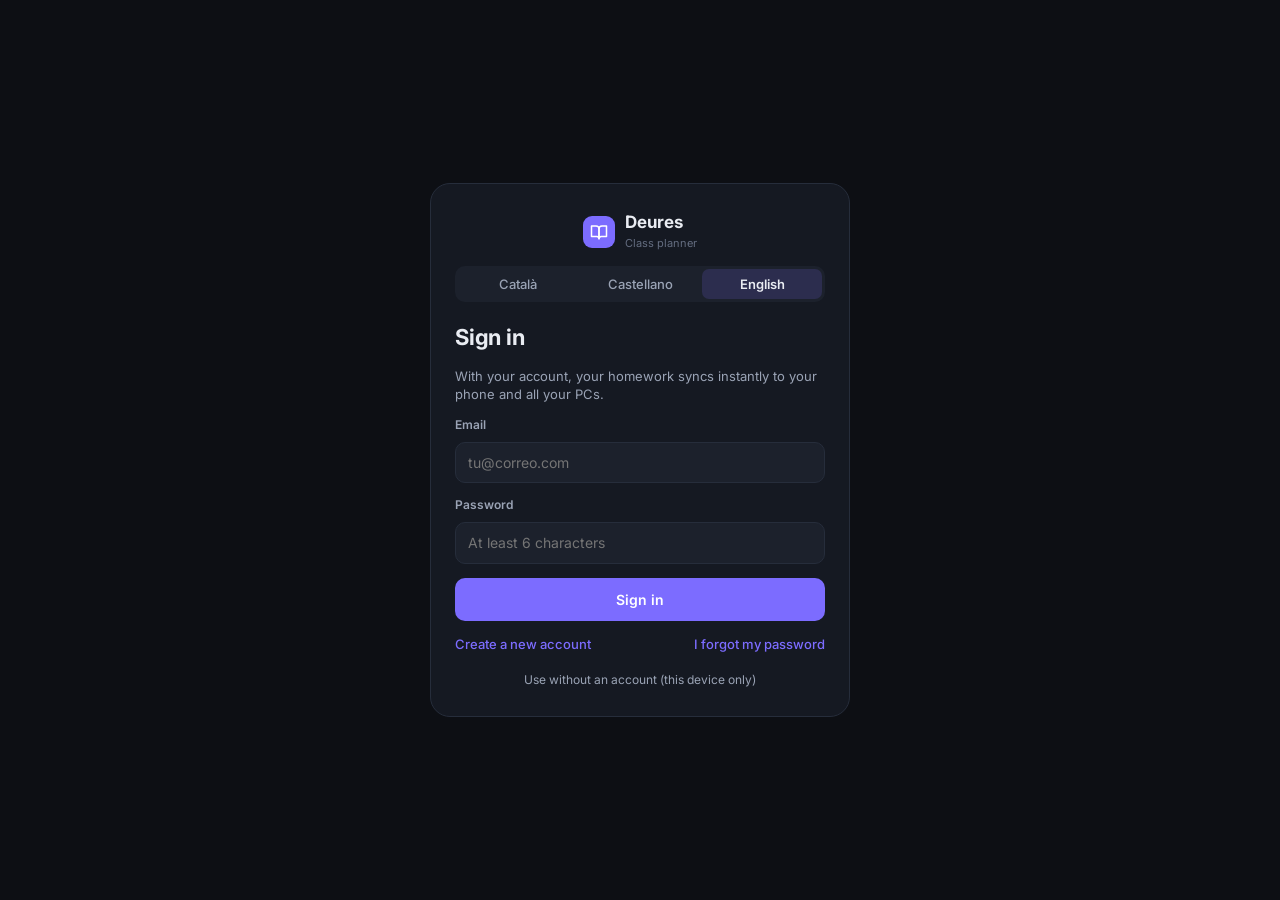
<file: index.html>
<!DOCTYPE html>
<html lang="es">
<head>
<meta charset="utf-8">
<meta name="viewport" content="width=device-width,initial-scale=1,viewport-fit=cover">
<meta name="theme-color" content="#0D0F14">
<meta name="color-scheme" content="dark">
<meta name="mobile-web-app-capable" content="yes">
<meta name="apple-mobile-web-app-capable" content="yes">
<meta name="apple-mobile-web-app-status-bar-style" content="black-translucent">
<meta name="apple-mobile-web-app-title" content="Deures">
<meta name="description" content="Deberes, exámenes, horario y calendario personal.">
<title>Deures · Agenda de clase</title>
<link rel="manifest" href="manifest.webmanifest">
<link rel="icon" type="image/png" sizes="32x32" href="icons/favicon-32.png">
<link rel="apple-touch-icon" href="icons/apple-touch-180.png">
<link rel="preconnect" href="https://fonts.googleapis.com">
<link rel="preconnect" href="https://fonts.gstatic.com" crossorigin>
<link href="https://fonts.googleapis.com/css2?family=Inter:wght@400;500;600;700&display=swap" rel="stylesheet">
<style>
:root{
  --bg-app:#0D0F14; --bg-surface:#151922; --bg-elevated:#1C212C; --bg-hover:#242A37;
  --border:#262D3B; --border-strong:#343C4D;
  --text:#E9ECF2; --text-2:#9AA3B5; --text-3:#646D80; --on-accent:#fff;
  --accent:#7C6CFF; --accent-soft:rgba(124,108,255,.16);
  --personal:#2EC4B6; --personal-soft:rgba(46,196,182,.16);
  --success:#3DD68C; --success-soft:rgba(61,214,140,.16);
  --warning:#FFB547; --warning-soft:rgba(255,181,71,.16);
  --danger:#FF5C6C; --danger-soft:rgba(255,92,108,.16);
  --radius:12px; --radius-lg:16px;
  --sidebar:248px;
  --safe-b: env(safe-area-inset-bottom, 0px);
  --safe-t: env(safe-area-inset-top, 0px);
}
*{box-sizing:border-box;margin:0;padding:0}
html,body{height:100%}
body{background:var(--bg-app);color:var(--text);font:14px/1.4 'Inter',system-ui,-apple-system,Segoe UI,Roboto,sans-serif;-webkit-font-smoothing:antialiased;overflow:hidden}
button,input,textarea,select{font:inherit;color:inherit}
button{background:none;border:0;cursor:pointer}
input,textarea,select{background:var(--bg-elevated);border:1px solid var(--border);border-radius:10px;padding:10px 12px;outline:none;width:100%}
input:focus,textarea:focus,select:focus{border-color:var(--accent)}
textarea{resize:vertical;min-height:72px;line-height:1.5}
input[type=date],input[type=time]{color-scheme:dark}
select{appearance:none;-webkit-appearance:none}
svg.i{width:20px;height:20px;flex:none;stroke:currentColor;fill:none;stroke-width:2;stroke-linecap:round;stroke-linejoin:round}
svg.i.s14{width:14px;height:14px} svg.i.s16{width:16px;height:16px} svg.i.s18{width:18px;height:18px} svg.i.s24{width:24px;height:24px}
.muted{color:var(--text-3)} .sec{color:var(--text-2)}
.cap{font-size:11px;font-weight:600;letter-spacing:.06em;text-transform:uppercase;color:var(--text-3)}
.row{display:flex;align-items:center;gap:8px}
.grow{flex:1;min-width:0}
.hide{display:none!important}

/* ---------- app shell ---------- */
#app{display:flex;height:100%}
.sidebar{width:var(--sidebar);flex:none;background:var(--bg-surface);border-right:1px solid var(--border);display:flex;flex-direction:column;padding:24px 16px 20px;gap:2px;overflow-y:auto}
.logo{display:flex;align-items:center;gap:10px;padding:0 8px 20px}
.logo .mark{width:32px;height:32px;border-radius:9px;background:var(--accent);display:grid;place-items:center;color:#fff}
.logo b{font-size:17px;display:block;line-height:1.2}
.logo small{font-size:11px;color:var(--text-3)}
.nav-cap{padding:12px 12px 6px}
.nav{display:flex;align-items:center;gap:12px;padding:10px 12px;border-radius:10px;color:var(--text-2);font-weight:500;width:100%;text-align:left;text-decoration:none}
.nav:hover{background:var(--bg-hover);color:var(--text)}
.nav.on{background:var(--accent-soft);color:var(--text);font-weight:600}
.nav.on svg{color:var(--accent)}
.nav.pers.on{background:var(--personal-soft)} .nav.pers.on svg{color:var(--personal)}
.nav .badge{margin-left:auto;font-size:11px;font-weight:600;color:var(--text-2);background:var(--bg-elevated);border-radius:999px;padding:1px 7px}
.sync{display:flex;align-items:center;gap:10px;padding:10px 12px;border-radius:10px;background:var(--bg-elevated);margin-top:auto;margin-bottom:4px}
.sync b{font-size:12px;display:block} .sync small{font-size:11px;color:var(--text-3)}
.sync.ok svg{color:var(--success)} .sync.warn svg{color:var(--warning)} .sync.load svg{color:var(--text-3)}
main{flex:1;min-width:0;overflow-y:auto;padding:32px 40px;display:flex;flex-direction:column;gap:24px}
.head{display:flex;align-items:center;justify-content:space-between;gap:16px;flex-wrap:wrap}
.head h1{font-size:26px;letter-spacing:-.015em;font-weight:700}
.head p{color:var(--text-2);margin-top:4px}
.head .acts{display:flex;align-items:center;gap:12px}
.search{display:flex;align-items:center;gap:8px;width:260px;height:40px;padding:0 12px;border-radius:10px;background:var(--bg-surface);border:1px solid var(--border);color:var(--text-3)}
.search input{border:0;background:none;padding:0;height:100%;color:var(--text)}
.btn{display:inline-flex;align-items:center;justify-content:center;gap:8px;padding:10px 16px 10px 14px;border-radius:10px;background:var(--accent);color:#fff;font-weight:600;white-space:nowrap}
.btn:hover{filter:brightness(1.08)}
.btn.pers{background:var(--personal);color:#06201d}
.btn.ghost{background:none;border:1px solid var(--border-strong);color:var(--text-2);font-weight:500}
.btn.ghost:hover{background:var(--bg-hover);color:var(--text)}
.btn.danger{background:none;border:1px solid var(--border-strong);color:var(--danger);font-weight:500}
.btn.sm{padding:6px 12px;font-size:13px}
.link{color:var(--accent);font-weight:500;font-size:13px;text-decoration:none}
.link:hover{text-decoration:underline}
.exam .info .chip,.detail>.chip,.sheet>.chip{align-self:flex-start}
.card{background:var(--bg-surface);border:1px solid var(--border);border-radius:var(--radius-lg);padding:20px;display:flex;flex-direction:column;gap:14px}
.card h3{font-size:15px;font-weight:600}
.card-h{display:flex;align-items:center;justify-content:space-between;gap:8px}
.empty{color:var(--text-3);font-size:13px;padding:6px 0}
.empty-big{text-align:center;padding:48px 20px;color:var(--text-2);display:flex;flex-direction:column;align-items:center;gap:12px}
.empty-big svg{width:40px;height:40px;color:var(--text-3)}

/* stats */
.stats{display:grid;grid-template-columns:repeat(4,1fr);gap:16px}
.stat{background:var(--bg-surface);border:1px solid var(--border);border-radius:14px;padding:18px 20px;display:flex;flex-direction:column;gap:6px;text-align:left}
.stat span{font-size:13px;color:var(--text-2);font-weight:500}
.stat b{font-size:30px;letter-spacing:-.02em;line-height:1.1}
.stat small{font-size:12px;color:var(--text-3)}

/* chip */
.chip{display:inline-flex;align-items:center;gap:6px;padding:4px 10px 4px 8px;border-radius:999px;background:var(--bg-elevated);font-size:12px;font-weight:500;color:var(--text-2);max-width:220px;white-space:nowrap}
.chip i{width:8px;height:8px;border-radius:50%;flex:none;background:var(--c,#888)}
.chip em{font-style:normal;overflow:hidden;text-overflow:ellipsis}
button.chip{border:1px solid transparent}
button.chip:hover{color:var(--text)}
button.chip.on{background:color-mix(in srgb,var(--c) 18%,transparent);border-color:var(--c);color:var(--text)}
.pill-f{padding:5px 12px;border-radius:999px;background:var(--bg-elevated);font-size:12px;font-weight:500;color:var(--text-2)}
.pill-f.on{background:var(--accent-soft);color:var(--accent);font-weight:600}

/* segmented */
.seg{display:inline-flex;gap:2px;padding:3px;border-radius:10px;background:var(--bg-elevated)}
.seg.box{background:var(--bg-surface);border:1px solid var(--border);padding:4px}
.seg button{padding:6px 14px;border-radius:7px;color:var(--text-2);font-weight:500;font-size:13px;flex:1;white-space:nowrap}
.seg button.on{background:var(--bg-hover);color:var(--text);font-weight:600}
.seg button.on.alta{background:var(--danger-soft);color:var(--danger)}
.seg button.on.media{background:var(--warning-soft);color:var(--warning)}
.seg button.on.baja{background:var(--bg-hover);color:var(--text)}
.seg button.on.acc{background:var(--accent-soft);color:var(--text)}
.seg button.on.pers{background:var(--personal-soft);color:var(--personal)}
.seg.full{display:flex;width:100%}

/* task row */
.task{display:flex;align-items:center;gap:14px;padding:14px 16px;border-radius:var(--radius);background:var(--bg-surface);border:1px solid var(--border);cursor:pointer;text-align:left;width:100%}
.task:hover{border-color:var(--border-strong)}
.task.sel{border-color:var(--accent);box-shadow:0 0 0 .5px var(--accent)}
.task.done{opacity:.7}
.task.done .t-title{color:var(--text-3);text-decoration:line-through}
.cb{width:20px;height:20px;border-radius:6px;border:1.5px solid var(--text-3);flex:none;display:grid;place-items:center;color:var(--bg-app)}
.cb:hover{border-color:var(--success)}
.cb.on{background:var(--success);border-color:var(--success)}
.cb.on svg{stroke-width:3}
.cb.sm{width:18px;height:18px;border-radius:5px}
.t-body{flex:1;min-width:0;display:flex;flex-direction:column;gap:6px}
.t-title{font-weight:500;overflow:hidden;text-overflow:ellipsis;white-space:nowrap}
.t-meta{display:flex;align-items:center;gap:12px;font-size:12px;color:var(--text-2);min-width:0;flex-wrap:wrap;row-gap:4px}
.t-meta .m{display:inline-flex;align-items:center;gap:4px;white-space:nowrap}
.t-meta .m svg{color:var(--text-3)}
.t-meta .over{color:var(--danger)}
.t-meta .m.st{color:var(--text-3)}
.kind{font-size:10px;font-weight:700;letter-spacing:.06em;padding:2px 6px;border-radius:5px;background:var(--accent-soft);color:var(--accent)}
.kind.examen{background:var(--danger-soft);color:var(--danger)}
.kind.personal{background:var(--personal-soft);color:var(--personal)}
.kind.deber{background:var(--bg-elevated);color:var(--text-2)}
.flag{color:var(--text-3)} .flag.alta{color:var(--danger)} .flag.media{color:var(--warning)}
.group{display:flex;flex-direction:column;gap:10px}
.group .cap{margin-top:6px}
.group .cap.red{color:var(--danger)}

/* hoy */
.cols{display:grid;grid-template-columns:1fr 380px;gap:24px;align-items:start}
.side{display:flex;flex-direction:column;gap:16px}
.cls{display:flex;gap:12px;padding:8px;border-radius:10px;align-items:stretch}
.cls.now{background:var(--accent-soft)}
.cls .tm{width:42px;flex:none;display:flex;flex-direction:column;gap:2px}
.cls .tm b{font-size:13px} .cls .tm small{font-size:12px;color:var(--text-3)}
.cls .bar{width:3px;border-radius:2px;background:var(--c);flex:none}
.cls .inf{display:flex;flex-direction:column;gap:3px;min-width:0}
.cls .inf b{font-weight:500;display:flex;align-items:center;gap:8px}
.cls .inf small{font-size:12px;color:var(--text-3)}
.now-b{font-size:10px;font-weight:700;background:var(--accent);color:#fff;border-radius:5px;padding:2px 6px}
.pers-row{display:flex;align-items:center;gap:10px;font-size:13px}
.pers-row i{width:8px;height:8px;border-radius:50%;background:var(--personal);flex:none}
.pers-row small{color:var(--text-3);font-weight:500;font-size:12px}
.mob-now{display:none}

/* exam card */
.grid-ex{display:grid;grid-template-columns:repeat(auto-fill,minmax(300px,1fr));gap:16px}
.exam{background:var(--bg-surface);border:1px solid var(--border);border-radius:var(--radius-lg);padding:20px;display:flex;flex-direction:column;gap:16px;cursor:pointer;text-align:left;width:100%}
.exam:hover{border-color:var(--border-strong)}
.exam .top{display:flex;gap:14px;align-items:center}
.cd{width:64px;height:64px;border-radius:14px;display:flex;flex-direction:column;align-items:center;justify-content:center;flex:none;background:var(--accent-soft);color:var(--accent)}
.cd b{font-size:26px;line-height:1;letter-spacing:-.02em} .cd small{font-size:11px;font-weight:500}
.cd.d{background:var(--danger-soft);color:var(--danger)} .cd.w{background:var(--warning-soft);color:var(--warning)}
.cd b.sm{font-size:16px}
.exam .info{display:flex;flex-direction:column;gap:8px;min-width:0}
.exam .info b{font-size:15px;font-weight:600}
.exam .date{display:flex;align-items:center;gap:6px;font-size:12px;color:var(--text-2);font-weight:500}
.exam .date svg{color:var(--text-3)}
.prog{display:flex;flex-direction:column;gap:8px}
.prog .row{justify-content:space-between;font-size:12px;color:var(--text-2);font-weight:500}
.track{height:6px;border-radius:3px;background:var(--bg-elevated);overflow:hidden}
.track i{display:block;height:100%;border-radius:3px;background:var(--accent)}
.track.ok i{background:var(--success)}
.past{background:var(--bg-surface);border:1px solid var(--border);border-radius:var(--radius-lg);padding:4px 0}
.past button{display:flex;align-items:center;gap:16px;padding:14px 20px;width:100%;text-align:left;border-bottom:1px solid var(--border)}
.past button:last-child{border-bottom:0}
.past button:hover{background:var(--bg-hover)}
.past .t{flex:1;min-width:0;font-weight:500;overflow:hidden;text-overflow:ellipsis;white-space:nowrap}
.past .d{width:90px;color:var(--text-3);font-size:13px}
.grade{min-width:44px;text-align:center;border-radius:8px;padding:4px 10px;font-weight:700;background:var(--bg-elevated);color:var(--text-2)}
.grade.ok{background:var(--success-soft);color:var(--success)} .grade.mid{background:var(--warning-soft);color:var(--warning)} .grade.bad{background:var(--danger-soft);color:var(--danger)}

/* deberes layout */
.toolbar{display:flex;align-items:center;gap:16px;flex-wrap:wrap}
.filters{display:flex;align-items:center;gap:8px;flex:1;min-width:0;overflow-x:auto;scrollbar-width:none}
.filters::-webkit-scrollbar{display:none}
.split{display:grid;grid-template-columns:1fr 400px;gap:24px;align-items:start;flex:1;min-height:0}
.list{display:flex;flex-direction:column;gap:10px}
.detail{position:sticky;top:0;background:var(--bg-surface);border:1px solid var(--border);border-radius:var(--radius-lg);padding:24px;display:flex;flex-direction:column;gap:18px;max-height:calc(100vh - 64px);overflow-y:auto}
.detail h2{font-size:20px;font-weight:600;letter-spacing:-.01em;line-height:1.3}
.prop{display:flex;align-items:center;gap:12px;font-size:13px}
.prop>span:first-child{width:84px;color:var(--text-3);flex:none}
.notes{width:100%;background:var(--bg-elevated);border:1px solid transparent;border-radius:10px;padding:12px 14px;color:var(--text-2);font-size:13px;line-height:1.5;min-height:80px}
.notes:focus{border-color:var(--accent);color:var(--text)}
.steps{display:flex;flex-direction:column;gap:10px}
.step{display:flex;align-items:center;gap:10px;font-size:13px}
.step.done span{color:var(--text-3);text-decoration:line-through}
.step span{flex:1}
.step .x{opacity:0;color:var(--text-3);padding:2px}
.step:hover .x{opacity:1}
.add-step{display:flex;align-items:center;gap:10px;color:var(--accent)}
.add-step input{background:none;border:0;padding:4px 0;color:var(--text);font-size:13px}
.add-step input::placeholder{color:var(--accent);font-weight:500}
.d-acts{display:flex;gap:10px;margin-top:auto}
.d-acts .btn:first-child{flex:1}

/* calendar */
.legend{display:flex;gap:18px;font-size:12px;color:var(--text-2);font-weight:500;flex-wrap:wrap}
.legend span{display:inline-flex;align-items:center;gap:6px}
.legend i{width:8px;height:8px;border-radius:50%;background:var(--c)}
.cal-wrap{display:grid;grid-template-columns:1fr 300px;gap:24px;flex:1;min-height:560px}
.month{background:var(--bg-surface);border:1px solid var(--border);border-radius:var(--radius-lg);display:grid;grid-template-rows:auto repeat(6,1fr);overflow:hidden}
.wd,.wk{display:grid;grid-template-columns:repeat(7,1fr)}
.wd span{padding:10px 12px}
.day{border-top:1px solid var(--border);border-right:1px solid var(--border);padding:8px;display:flex;flex-direction:column;gap:4px;min-width:0;min-height:96px;text-align:left;cursor:pointer}
.wk .day:last-child{border-right:0}
.day:hover{background:var(--bg-hover)}
.day.out{opacity:.45}
.day.sel{background:var(--bg-elevated)}
.day .n{font-size:12px;font-weight:500;color:var(--text-2);width:24px;height:24px;display:grid;place-items:center;border-radius:12px}
.day.sel .n{color:var(--text);font-weight:700}
.day.today .n{background:var(--accent);color:#fff;font-weight:700}
.day .more{font-size:11px;color:var(--text-3);padding-left:4px}
.dots{display:none}
.ev{display:flex;align-items:center;gap:6px;padding:3px 6px;border-radius:6px;font-size:11px;font-weight:500;background:color-mix(in srgb,var(--c) 18%,transparent);min-width:0;white-space:nowrap}
.ev::before{content:'';width:3px;height:12px;border-radius:2px;background:var(--c);flex:none}
.ev span{overflow:hidden;text-overflow:ellipsis}
.ev.done{opacity:.5;text-decoration:line-through}
.daypanel{background:var(--bg-surface);border:1px solid var(--border);border-radius:var(--radius-lg);padding:20px;display:flex;flex-direction:column;gap:14px}
.daypanel h3{font-size:18px;font-weight:600}
.dp-item{display:flex;gap:12px;padding:12px;border-radius:12px;background:color-mix(in srgb,var(--c) 16%,transparent);text-align:left;width:100%}
.dp-item .bar{width:3px;border-radius:2px;background:var(--c);flex:none}
.dp-item b{font-weight:600;display:block}
.dp-item small{font-size:12px;color:var(--text-2)}
.dp-item.done b{text-decoration:line-through;color:var(--text-3)}
.add-day{border:1px dashed var(--border-strong);border-radius:10px;padding:10px;color:var(--text-2);font-weight:500;margin-top:auto}
.add-day:hover{color:var(--text);border-color:var(--text-3)}
.switch{display:inline-flex;align-items:center;gap:10px;color:var(--text-2);font-weight:500;font-size:13px}
.switch i{width:36px;height:20px;border-radius:10px;background:var(--bg-hover);position:relative;transition:.15s}
.switch i::after{content:'';position:absolute;left:2px;top:2px;width:16px;height:16px;border-radius:50%;background:#fff;transition:.15s}
.switch.on i{background:var(--personal)} .switch.on i::after{left:18px}
.mnav{display:flex;align-items:center;gap:4px;padding:4px;border-radius:10px;background:var(--bg-surface);border:1px solid var(--border)}
.mnav button{padding:6px;border-radius:7px;color:var(--text-2)} .mnav button:hover{background:var(--bg-hover);color:var(--text)}
.mnav button.t{padding:5px 12px;background:var(--bg-hover);color:var(--text);font-weight:600;font-size:13px}

/* horario */
.week{background:var(--bg-surface);border:1px solid var(--border);border-radius:var(--radius-lg);position:relative;overflow:hidden}
.week .hdr{display:grid;grid-template-columns:72px repeat(var(--nd),1fr);border-bottom:1px solid var(--bg-elevated);height:44px;align-items:center}
.week .hdr span{font-size:12px;font-weight:600;color:var(--text-2);padding-left:10px}
.week .hdr span.today{color:var(--accent)}
.week .body{position:relative;display:grid;grid-template-columns:72px repeat(var(--nd),1fr)}
.week .hours{position:relative}
.week .hours span{position:absolute;left:14px;font-size:11px;color:var(--text-3);font-weight:500;transform:translateY(4px)}
.week .col{position:relative;border-left:1px solid var(--bg-elevated);cursor:copy}
.week .line{position:absolute;z-index:0;left:72px;right:0;height:1px;background:var(--bg-elevated);pointer-events:none}
.week .line.half{opacity:.5}
.blk{position:absolute;z-index:1;left:6px;right:6px;border-radius:10px;padding:10px 12px;background:color-mix(in srgb,var(--c) 16%,var(--bg-surface));border-left:3px solid var(--c);display:flex;flex-direction:column;gap:3px;overflow:hidden;text-align:left;cursor:pointer}
.blk:hover{background:color-mix(in srgb,var(--c) 26%,var(--bg-surface))}
.blk b{font-size:13px;font-weight:600;line-height:1.25}
.blk small{font-size:11px;color:var(--text-2);font-weight:500}
.blk small.r{color:var(--text-3);font-weight:400}
.nowline{position:absolute;height:2px;background:var(--danger);pointer-events:none;z-index:2}
.nowline::before{content:'';position:absolute;left:-5px;top:-4px;width:10px;height:10px;border-radius:50%;background:var(--danger)}
.week-mob{display:none;flex-direction:column;gap:10px}

/* personal */
.pers-wrap{display:grid;grid-template-columns:340px 1fr;gap:24px;align-items:start}
.mini{display:grid;grid-template-columns:repeat(7,1fr);row-gap:2px}
.mini span{text-align:center;font-size:11px;font-weight:600;color:var(--text-3);padding:4px 0}
.mini button{height:38px;display:flex;flex-direction:column;align-items:center;justify-content:center;gap:2px;font-size:12px;font-weight:500}
.mini button em{width:26px;height:26px;border-radius:13px;display:grid;place-items:center;font-style:normal}
.mini button:hover em{background:var(--bg-hover)}
.mini button.out{color:var(--text-3)}
.mini button.today em{background:var(--personal);color:var(--bg-app);font-weight:700}
.mini button.sel em{outline:1.5px solid var(--personal)}
.mini button i{width:4px;height:4px;border-radius:2px;background:transparent}
.mini button.has i{background:var(--personal)}
.agenda{display:flex;flex-direction:column;gap:12px}
.ag-h{display:flex;align-items:center;gap:8px;padding-top:4px;font-weight:600}
.ag-h.today{color:var(--personal)}
.ag-h small{font-size:12px;color:var(--text-3);font-weight:400}
.evrow{display:flex;align-items:center;gap:16px;padding:14px 18px;border-radius:12px;background:var(--bg-surface);border:1px solid var(--border);text-align:left;width:100%}
.evrow:hover{border-color:var(--border-strong)}
.evrow.past{opacity:.55}
.evrow .tm{width:56px;flex:none;font-weight:600}
.evrow .bar{width:3px;height:36px;border-radius:2px;background:var(--c);flex:none}
.evrow .inf{flex:1;min-width:0;display:flex;flex-direction:column;gap:4px}
.evrow .inf b{font-weight:600}
.evrow .inf small{font-size:12px;color:var(--text-3);display:flex;align-items:center;gap:4px}
.cats{display:flex;flex-wrap:wrap;gap:8px}

/* ajustes */
.set-wrap{display:grid;grid-template-columns:1fr 1fr;gap:24px;align-items:start}
.subj-row{display:flex;align-items:center;gap:10px}
.subj-row input{padding:8px 10px}
.colorbtn{width:28px;height:28px;border-radius:8px;background:var(--c);flex:none;border:2px solid rgba(255,255,255,.08)}
.iconbtn{width:32px;height:32px;border-radius:8px;display:grid;place-items:center;color:var(--text-3);flex:none}
.iconbtn:hover{background:var(--bg-hover);color:var(--danger)}
.sugg{display:flex;flex-wrap:wrap;gap:8px}
.howto{font-size:13px;color:var(--text-2);line-height:1.6}
.howto b{color:var(--text)}
.howto ol{padding-left:18px;display:flex;flex-direction:column;gap:4px}
.banner{display:flex;align-items:center;gap:14px;padding:14px 18px;border-radius:12px;background:var(--accent-soft);border:1px solid color-mix(in srgb,var(--accent) 40%,transparent);font-size:13px}
.banner.warn{background:var(--warning-soft);border-color:color-mix(in srgb,var(--warning) 40%,transparent)}
.welcome{background:linear-gradient(135deg,rgba(124,108,255,.18),rgba(46,196,182,.10));border:1px solid var(--border);border-radius:var(--radius-lg);padding:28px;display:flex;flex-direction:column;gap:16px}
.welcome h2{font-size:22px;letter-spacing:-.01em}
.welcome p{color:var(--text-2);max-width:620px}

/* modal / sheet */
#modal{position:fixed;inset:0;z-index:50;display:none}
#modal.open{display:block}
.scrim{position:absolute;inset:0;background:rgba(0,0,0,.55);animation:fade .15s}
.sheet{position:absolute;left:50%;top:50%;transform:translate(-50%,-50%);width:min(520px,calc(100vw - 32px));max-height:calc(100vh - 48px);overflow-y:auto;background:var(--bg-surface);border:1px solid var(--border);border-radius:20px;padding:22px 24px 24px;display:flex;flex-direction:column;gap:16px;animation:pop .15s}
.sheet .handle{display:none}
.sheet-h{display:flex;align-items:center;justify-content:space-between}
.sheet-h h2{font-size:20px}
.lbl{font-size:12px;font-weight:600;color:var(--text-2)}
.field{display:flex;flex-direction:column;gap:8px}
.wrap{display:flex;flex-wrap:wrap;gap:8px}
.quick{display:flex;gap:8px}
.quick button{flex:1;padding:8px 10px;border-radius:10px;background:var(--bg-elevated);color:var(--text-2);font-weight:500;font-size:13px;border:1px solid transparent}
.quick button.on{background:var(--accent-soft);border-color:var(--accent);color:var(--accent);font-weight:600}
.two{display:grid;grid-template-columns:1fr 1fr;gap:8px}
.title-in{font-size:16px;font-weight:500;padding:14px}
.err{color:var(--danger);font-size:12px}
@keyframes fade{from{opacity:0}} @keyframes pop{from{opacity:0;transform:translate(-50%,-48%)}}
@keyframes up{from{transform:translateY(40px);opacity:0}}

/* toast */
#toast{position:fixed;left:50%;bottom:24px;transform:translateX(-50%);z-index:60;display:flex;flex-direction:column;gap:8px;align-items:center;pointer-events:none}
.toast{pointer-events:auto;background:var(--bg-hover);border:1px solid var(--border-strong);border-radius:12px;padding:10px 12px 10px 16px;display:flex;align-items:center;gap:14px;font-size:13px;box-shadow:0 10px 30px rgba(0,0,0,.4);animation:up .2s}
.toast button{color:var(--accent);font-weight:600;padding:4px 6px}

/* mobile */
.bottom{display:none}
.fab{display:none}
.mob-head{display:none}
@media (max-width:1180px){
  .cols{grid-template-columns:1fr 320px}
  .split{grid-template-columns:1fr 340px}
  .stats{grid-template-columns:repeat(2,1fr)}
  .cal-wrap{grid-template-columns:1fr 260px}
}
@media (max-width:899px){
  body{overflow:auto}
  #app{display:block;height:auto}
  .sidebar{display:none}
  main{overflow:visible;padding:calc(20px + var(--safe-t)) 16px calc(110px + var(--safe-b));gap:18px;min-height:100vh}
  .head h1{font-size:22px}
  .head .search{display:none}
  .head .btn{display:none}
  .mob-head{display:flex}
  .stats{grid-template-columns:repeat(3,1fr);gap:8px}
  .stat{padding:12px 14px;border-radius:14px;gap:2px}
  .stat b{font-size:20px} .stat small{display:none} .stat span{order:2;font-size:12px}
  .stat.hide-m{display:none}
  .cols,.split,.cal-wrap,.pers-wrap,.set-wrap{grid-template-columns:1fr}
  .side .cls-card{display:none}
  .mob-now{display:flex}
  .detail-col{display:none}
  .task{padding:12px 14px;gap:12px}
  .t-meta .m.st{display:none}
  .grid-ex{grid-template-columns:1fr}
  .past .d{display:none} .past .chip{display:none}
  .toolbar{gap:10px}
  .toolbar .sort{display:none}
  .seg.box{width:100%} .seg.box button{flex:1}
  .month{grid-template-rows:auto repeat(6,56px)}
  .day{min-height:0;padding:4px;align-items:center;gap:2px}
  .day .ev,.day .more{display:none}
  .dots{display:flex;gap:2px;justify-content:center}
  .dots i{width:5px;height:5px;border-radius:50%;background:var(--c)}
  .cal-head .switch span{display:none}
  .week-desk{display:none}
  .week-mob{display:flex}
  .bottom{display:flex;position:fixed;left:0;right:0;bottom:0;z-index:40;background:var(--bg-surface);border-top:1px solid var(--border);padding:8px 8px calc(8px + var(--safe-b));justify-content:space-around}
  .bottom button{display:flex;flex-direction:column;align-items:center;gap:4px;font-size:10px;font-weight:500;color:var(--text-3);width:64px;padding:4px 0}
  .bottom button.on{color:var(--text);font-weight:600} .bottom button.on svg{color:var(--accent)}
  .fab{display:grid;place-items:center;position:fixed;right:16px;bottom:calc(84px + var(--safe-b));width:56px;height:56px;border-radius:18px;background:var(--accent);color:#fff;z-index:41;box-shadow:0 8px 24px rgba(124,108,255,.35)}
  .fab.pers{background:var(--personal);color:#06201d;box-shadow:0 8px 24px rgba(46,196,182,.3)}
  .sheet{left:0;right:0;top:auto;bottom:0;transform:none;width:100%;max-height:92vh;border-radius:24px 24px 0 0;padding:12px 20px calc(24px + var(--safe-b));animation:up .2s}
  .sheet .handle{display:block;width:40px;height:4px;border-radius:2px;background:var(--border-strong);margin:0 auto}
  .quick button{padding:8px 4px}
  #toast{bottom:calc(150px + var(--safe-b))}
  .welcome{padding:20px}
}

/* ---------- PWA: acceso, avisos, instalar ---------- */
body.authing .sidebar, body.authing .bottom, body.authing .fab{display:none!important}
body.authing main{padding:0}
.auth{min-height:100%;display:grid;place-items:center;padding:24px 16px calc(24px + var(--safe-b))}
.auth-card{width:min(420px,100%);background:var(--bg-surface);border:1px solid var(--border);border-radius:20px;padding:28px 24px;display:flex;flex-direction:column;gap:14px}
.auth-card h2{font-size:22px;letter-spacing:-.01em;margin-top:6px}
.auth-card .btn{padding:12px 16px}
.btn[disabled]{opacity:.6;cursor:default}
.opt{display:flex;align-items:center;justify-content:space-between;gap:14px;padding:4px 0}
.opt span{display:flex;flex-direction:column;gap:2px}
.opt b{font-size:14px;font-weight:600}
.opt small{font-size:12px;color:var(--text-3);line-height:1.4}
.opt .switch{flex:none}
.switch.on i{background:var(--accent)}
.cal-head .switch.on i{background:var(--personal)}
code.url{font:12px/1.4 ui-monospace,SFMono-Regular,Menlo,monospace;color:var(--text-2);background:var(--bg-elevated);padding:8px 10px;border-radius:8px;word-break:break-all}
.howto.err{color:var(--danger)}
@media (display-mode: standalone){ .sidebar{padding-top:calc(24px + var(--safe-t))} }

/* ---------- Classroom / Moodle ---------- */
.src{font-size:10px;font-weight:700;letter-spacing:.04em;padding:2px 6px;border-radius:5px;white-space:nowrap}
.src.gc{background:rgba(61,214,140,.14);color:#3DD68C}
.src.md{background:rgba(255,138,76,.14);color:#FF8A4C}
.intg{display:flex;flex-direction:column;gap:8px;padding:12px 14px;border-radius:12px;background:var(--bg-elevated)}
.intg-h{display:flex;align-items:center;justify-content:space-between;gap:8px}
.intg input{padding:8px 10px;font-size:13px}

</style>
</head>
<body>
<div id="app"><nav id="sidebar" class="sidebar" aria-label="Menu"></nav><main id="main"></main></div>
<nav id="bottom" class="bottom" aria-label="Menu"></nav>
<button id="fab" class="fab" aria-label="+"></button>
<div id="modal"></div>
<div id="toast" aria-live="polite"></div>
<script src="config.js"></script>
<script src="vendor/supabase.js"></script>
<script>
/* ================= TRADUCCIONES =================
   Clave = texto en castellano → [català, English]. Si falta una, se muestra el castellano. */
const TR={
'Sin fecha':['Sense data','No date'],'Hoy':['Avui','Today'],'Mañana':['Demà','Tomorrow'],'Ayer':['Ahir','Yesterday'],
'hoy':['avui','today'],'mañana':['demà','tomorrow'],'ayer':['ahir','yesterday'],
'en {n} días':["d'aquí a {n} dies",'in {n} days'],'hace {n} días':['fa {n} dies','{n} days ago'],
'Vencidos':['Endarrerits','Overdue'],'Esta semana':['Aquesta setmana','This week'],'Próxima semana':['La setmana que ve','Next week'],'Más adelante':['Més endavant','Later'],
'temas':['temes','topics'],'pasos':['passos','steps'],
'Marcar como pendiente':['Marcar com a pendent','Mark as pending'],'Marcar como hecho':['Marcar com a fet','Mark as done'],
'(sin título)':['(sense títol)','(untitled)'],'Prioridad':['Prioritat','Priority'],'sin fecha':['sense data','no date'],
'HOY':['AVUI','TODAY'],'¡suerte!':['sort!','good luck!'],'día':['dia','day'],'días':['dies','days'],'Examen':['Examen','Exam'],
'Repaso':['Repàs','Revision'],'Añade los temas para seguir tu repaso':['Afegeix els temes per seguir el repàs','Add topics to track your revision'],
'Buscar…':['Cerca…','Search…'],'Buenas noches':['Bona nit','Good evening'],'Buenos días':['Bon dia','Good morning'],'Buenas tardes':['Bona tarda','Good afternoon'],
'Cargando tus datos…':['Carregant les teves dades…','Loading your data…'],'nada que entregar hoy':['res a lliurar avui','nothing due today'],
'Nuevo deber':['Nou deure','New homework'],
'Tienes datos guardados solo en este navegador. ¿Quieres subirlos a tu cuenta?':['Tens dades desades només en aquest navegador. Les vols pujar al teu compte?','You have data saved only in this browser. Upload it to your account?'],
'Subirlos':['Pujar-les','Upload'],'Ahora no':['Ara no','Not now'],
'Activa los avisos en este dispositivo para que te recuerde entregas y exámenes aunque la app esté cerrada.':["Activa els avisos en aquest dispositiu perquè et recordi lliuraments i exàmens encara que l'app estigui tancada.",'Turn on notifications on this device to get reminders for homework and exams even when the app is closed.'],
'Activar':['Activar','Turn on'],'Pendientes':['Pendents','Pending'],'{n} vencen esta semana':['{n} vencen aquesta setmana','{n} due this week'],
'Para hoy':['Per avui','Due today'],'La próxima a las {h}':['La pròxima a les {h}','Next one at {h}'],'Sin hora concreta':['Sense hora concreta','No set time'],'Día libre de entregas':['Dia sense lliuraments','Nothing due today'],
'Próximo examen':['Proper examen','Next exam'],'d':['d','d'],'Ninguno a la vista':['Cap a la vista','None coming up'],
'Hechas esta semana':['Fetes aquesta setmana','Done this week'],'+{n} que la semana pasada':['+{n} que la setmana passada','+{n} vs last week'],'{n} que la semana pasada':['{n} que la setmana passada','{n} vs last week'],'Igual que la semana pasada':['Igual que la setmana passada','Same as last week'],
'Ahora en clase':['Ara a classe','In class now'],'Siguiente clase':['Propera classe','Next class'],'hasta las {h}':['fins a les {h}','until {h}'],'a las {h}':['a les {h}','at {h}'],
'Clase':['Classe','Class'],'luego {s} a las {h}':['després {s} a les {h}','then {s} at {h}'],'clase':['classe','class'],
'Para entregar pronto':['Per lliurar aviat','Due soon'],'Ver todos':['Veure-ho tot','See all'],'Todo al día':['Tot al dia','All caught up'],
'No tienes entregas en los próximos 7 días.':['No tens lliuraments els propers 7 dies.','Nothing due in the next 7 days.'],'Añadir deber':['Afegir deure','Add homework'],
'Clases de hoy':["Classes d'avui","Today's classes"],'AHORA':['ARA','NOW'],'Hoy no tienes clase.':['Avui no tens classe.','No classes today.'],
'Aún no has puesto tu horario.':['Encara no has posat el teu horari.',"You haven't added your timetable yet."],'Añadirlo':['Afegir-lo','Add it'],
'{n} más después':['{n} més després','{n} more after'],'No hay exámenes a la vista.':['No hi ha exàmens a la vista.','No exams coming up.'],'Añadir uno':['Afegir-ne un','Add one'],
'Personal hoy':['Personal avui','Personal today'],'Todo el día':['Tot el dia','All day'],'Nada planeado.':['Res planejat.','Nothing planned.'],'Ver mi calendario':['Veure el meu calendari','See my calendar'],
'¡Bienvenido a Deures!':['Benvingut a Deures!','Welcome to Deures!'],
'Dos cosas rápidas para empezar: tu nombre y tus asignaturas (módulos). Luego podrás cambiarlo todo en Ajustes.':["Dues coses ràpides per començar: el teu nom i les teves assignatures (mòduls). Després ho podràs canviar tot a Configuració.",'Two quick things to start: your name and your subjects (modules). You can change everything later in Settings.'],
'¿Cómo te llamas?':['Com et dius?',"What's your name?"],'Tu nombre':['El teu nom','Your name'],
'Elige tus asignaturas (sugerencias del CFGS de Automatización y Robótica)':['Tria les teves assignatures (suggeriments del CFGS d\'Automatització i Robòtica)','Pick your subjects (suggestions from the Automation & Robotics course)'],
'Otra asignatura…':['Una altra assignatura…','Another subject…'],'Añadir':['Afegir','Add'],'Empezar con {n} asignaturas':['Començar amb {n} assignatures','Start with {n} subjects'],'Empezar':['Començar','Start'],'Saltar':['Saltar','Skip'],
'Todos':['Tots','All'],'Hechos':['Fets','Done'],'Resultados':['Resultats','Results'],'Deberes':['Deures','Homework'],
'{n} resultados para “{q}”':['{n} resultats per a “{q}”','{n} results for “{q}”'],'{n} pendientes · {m} hechos':['{n} pendents · {m} fets','{n} pending · {m} done'],
'Todas':['Totes','All'],'Ordenado por fecha de entrega':['Ordenat per data de lliurament','Sorted by due date'],'Sin resultados':['Cap resultat','No results'],
'Aún no has completado nada':['Encara no has completat res',"You haven't completed anything yet"],'¡Nada pendiente!':['Res pendent!','Nothing pending!'],'Prueba con otra palabra.':['Prova una altra paraula.','Try another word.'],
'Añade un deber con el botón “Nuevo deber”.':['Afegeix un deure amb el botó “Nou deure”.','Add homework with the “New homework” button.'],
'Selecciona un deber para ver sus pasos y notas':['Selecciona un deure per veure els passos i les notes','Select a task to see its steps and notes'],
'Editar':['Editar','Edit'],'Sin asignatura':['Sense assignatura','No subject'],'Fecha':['Data','Date'],'Cuándo':['Quan','When'],'Entrega':['Lliurament','Assignment'],'Lugar':['Lloc','Place'],'Tipo':['Tipus','Type'],
'Nota':['Nota','Grade'],'sobre 10':['sobre 10','out of 10'],'Notas':['Notes','Notes'],'Apuntes, enlaces, lo que necesites…':['Apunts, enllaços, el que necessitis…','Notes, links, anything you need…'],
'Temas a repasar':['Temes per repassar','Topics to revise'],'Pasos':['Passos','Steps'],'{n} de {m}':['{n} de {m}','{n} of {m}'],'Quitar':['Treure','Remove'],
'Añadir tema (Enter)':['Afegir tema (Enter)','Add topic (Enter)'],'Añadir paso (Enter)':['Afegir pas (Enter)','Add step (Enter)'],'Eliminar':['Eliminar','Delete'],
'Exámenes':['Exàmens','Exams'],'el siguiente {d}':['el següent {d}','next one {d}'],'Sin exámenes a la vista':['Sense exàmens a la vista','No exams coming up'],'Nuevo examen':['Nou examen','New exam'],
'Próximos':['Propers','Upcoming'],'Ningún examen pendiente':['Cap examen pendent','No upcoming exams'],
'Cuando te pongan fecha, añádelo y verás la cuenta atrás.':["Quan et posin data, afegeix-lo i veuràs el compte enrere.","When you get a date, add it and you'll see the countdown."],
'Añadir examen':['Afegir examen','Add exam'],'Pasados':['Passats','Past'],'Media de notas':['Mitjana de notes','Average grade'],
'y':['i','and'],'este mes':['aquest mes','this month'],'Mostrar personal':['Mostrar personal','Show personal'],'Mes anterior':['Mes anterior','Previous month'],'Mes siguiente':['Mes següent','Next month'],
'Deberes y entregas (color de la asignatura)':["Deures i lliuraments (color de l'assignatura)",'Homework and assignments (subject colour)'],'Personal':['Personal','Personal'],
'+{n} más':['+{n} més','+{n} more'],'{n} personal':['{n} personal','{n} personal'],'Nada apuntado':['Res apuntat','Nothing scheduled'],'Añadir a este día':['Afegir a aquest dia','Add to this day'],
'Horario':['Horari','Timetable'],'{n} clases a la semana · toca un hueco para añadir':['{n} classes a la setmana · toca un forat per afegir','{n} classes a week · tap a gap to add one'],
'Pon tu horario de clase':["Posa l'horari de classe",'Set up your class timetable'],'Añadir clase':['Afegir classe','Add class'],
'Aún no has añadido tu horario':["Encara no has afegit l'horari","You haven't added your timetable yet"],
'Añade cada clase (día, hora, asignatura y aula) y en “Hoy” verás qué te toca.':['Afegeix cada classe (dia, hora, assignatura i aula) i a “Avui” veuràs què et toca.','Add each class (day, time, subject and room) and “Today” will show what you have.'],
'Añadir la primera clase':['Afegir la primera classe','Add the first class'],'Sin clases el {d}.':['Sense classes el {d}.','No classes on {d}.'],'Añadir clase el {d}':['Afegir classe el {d}','Add class on {d}'],
'Mi calendario':['El meu calendari','My calendar'],'Tus planes fuera de clase':['Els teus plans fora de classe','Your plans outside class'],'Nuevo evento':['Nou esdeveniment','New event'],'Categorías':['Categories','Categories'],
'Nada este día':['Res aquest dia','Nothing this day'],'No tienes planes apuntados':['No tens plans apuntats',"You don't have any plans yet"],'Médico, quedadas, entrenos… apúntalos aquí.':['Metge, quedades, entrenaments… apunta-ho aquí.','Doctor, meetups, training… note them here.'],
'Ocultar eventos pasados':['Amagar esdeveniments passats','Hide past events'],'Ver también eventos pasados':['Veure també esdeveniments passats','Show past events too'],
'{n} cambios esperando conexión. Se enviarán solos.':["{n} canvis esperant connexió. S'enviaran sols.",'{n} changes waiting for a connection. They will be sent automatically.'],
'Tus datos se guardan en tu cuenta y llegan al momento a tu móvil y a tus PCs.':['Les teves dades es desen al teu compte i arriben al moment al mòbil i als teus PCs.','Your data is saved to your account and reaches your phone and PCs instantly.'],
'Reconectando… mientras tanto puedes seguir usando la app: los cambios se guardan aquí y se envían al volver la conexión.':["Reconnectant… mentrestant pots continuar fent servir l'app: els canvis es desen aquí i s'envien quan torni la connexió.",'Reconnecting… you can keep using the app meanwhile: changes are saved here and sent when the connection is back.'],
'Estás usando la app sin cuenta: los datos se guardan solo en este dispositivo.':["Estàs fent servir l'app sense compte: les dades es desen només en aquest dispositiu.","You're using the app without an account: data is only saved on this device."],
'Cerrar sesión':['Tancar sessió','Sign out'],'Entrar con mi cuenta':['Entrar amb el meu compte','Sign in with my account'],
'Para recibir avisos necesitas entrar con tu cuenta.':['Per rebre avisos has d\'entrar amb el teu compte.','You need to sign in to get notifications.'],
'Este navegador no admite notificaciones push. En Android usa Chrome; en PC, Chrome o Edge.':['Aquest navegador no admet notificacions push. A Android fes servir Chrome; al PC, Chrome o Edge.',"This browser doesn't support push notifications. On Android use Chrome; on PC, Chrome or Edge."],
'En iPhone, primero añade la app a la pantalla de inicio desde Safari.':["A l'iPhone, primer afegeix l'app a la pantalla d'inici des de Safari.",'On iPhone, first add the app to your home screen from Safari.'],
'Las notificaciones están bloqueadas para esta web. Desbloquéalas en el candado de la barra de direcciones (o en Ajustes del sistema > Apps) y vuelve aquí.':["Les notificacions estan bloquejades per a aquest web. Desbloqueja-les al cadenat de la barra d'adreces (o a Configuració del sistema > Apps) i torna aquí.",'Notifications are blocked for this site. Unblock them from the padlock in the address bar (or System settings > Apps) and come back.'],
'Activados en este dispositivo':['Activats en aquest dispositiu','On for this device'],'Enviar prueba':['Enviar prova','Send test'],'Desactivar aquí':['Desactivar aquí','Turn off here'],'Activar en este dispositivo':['Activar en aquest dispositiu','Turn on for this device'],
'Avisos':['Avisos','Notifications'],'Un momento…':['Un moment…','One moment…'],'Entregas':['Lliuraments','Assignments'],
'La víspera a la hora de la tarde y el mismo día 3 horas antes (o por la mañana si no tiene hora).':["La vigília a l'hora de la tarda i el mateix dia 3 hores abans (o al matí si no té hora).",'The evening before, and on the day 3 hours before (or in the morning if there is no time).'],
'3 días antes y la víspera, con los temas que te quedan.':['3 dies abans i la vigília, amb els temes que et queden.','3 days before and the day before, with the topics you still have left.'],
'Eventos personales':['Esdeveniments personals','Personal events'],'Resumen a primera hora con tus planes del día.':['Resum a primera hora amb els plans del dia.','A summary first thing in the morning with your plans for the day.'],
'Primera hora':['Primera hora','Morning'],'Aviso de la tarde':['Avís de la tarda','Evening reminder'],
'Activa los avisos en cada dispositivo donde quieras recibirlos. En PC llegan mientras Chrome o Edge estén abiertos o en segundo plano.':['Activa els avisos a cada dispositiu on els vulguis rebre. Al PC arriben mentre Chrome o Edge estiguin oberts o en segon pla.','Turn on notifications on each device where you want them. On PC they arrive while Chrome or Edge is open or running in the background.'],
'App instalada':['App instal·lada','App installed'],
'Estás usando Deures como app. Para tenerla en otro dispositivo, abre la misma dirección y pulsa “Instalar”.':["Estàs fent servir Deures com a app. Per tenir-la en un altre dispositiu, obre la mateixa adreça i prem “Instal·lar”.","You're using Deures as an app. To get it on another device, open the same address and tap “Install”."],
'Instalar la app':["Instal·lar l'app",'Install the app'],'Instalar Deures en este dispositivo':['Instal·lar Deures en aquest dispositiu','Install Deures on this device'],
'Android (Chrome):':['Android (Chrome):','Android (Chrome):'],'menú ⋮ → “Instalar aplicación” o “Añadir a pantalla de inicio”.':["menú ⋮ → “Instal·la l'aplicació” o “Afegeix a la pantalla d'inici”.",'menu ⋮ → “Install app” or “Add to Home screen”.'],
'PC (Chrome o Edge):':['PC (Chrome o Edge):','PC (Chrome or Edge):'],'icono de instalar en la barra de direcciones, o menú ⋮ → “Guardar y compartir” → “Instalar Deures”.':["icona d'instal·lar a la barra d'adreces, o menú ⋮ → “Desa i comparteix” → “Instal·la Deures”.",'install icon in the address bar, or menu ⋮ → “Save and share” → “Install Deures”.'],
'iPhone (Safari):':['iPhone (Safari):','iPhone (Safari):'],'Compartir → “Añadir a pantalla de inicio”.':["Comparteix → “Afegeix a la pantalla d'inici”.",'Share → “Add to Home Screen”.'],
'Ajustes':['Configuració','Settings'],'Idioma, avisos, asignaturas y copia de seguridad':['Idioma, avisos, assignatures i còpia de seguretat','Language, notifications, subjects and backup'],'Idioma':['Idioma','Language'],
'Para el saludo de “Hoy”':['Per a la salutació d\'“Avui”','For the greeting on “Today”'],'Asignaturas':['Assignatures','Subjects'],'Toca el color para cambiarlo':['Toca el color per canviar-lo','Tap the colour to change it'],'Cambiar color':['Canviar color','Change colour'],
'Aún no tienes asignaturas.':['Encara no tens assignatures.',"You don't have any subjects yet."],'Nueva asignatura…':['Nova assignatura…','New subject…'],'Sugerencias (ARI)':['Suggeriments (ARI)','Suggestions (ARI)'],
'Copia de seguridad':['Còpia de seguretat','Backup'],
'Copia todos tus datos como texto para guardarlos donde quieras, o pega una copia para recuperarlos (también sirve para traer lo que tuvieras en la versión de claude.ai).':['Copia totes les dades com a text per desar-les on vulguis, o enganxa una còpia per recuperar-les (també serveix per portar el que tinguessis a la versió de claude.ai).','Copy all your data as text to keep wherever you like, or paste a copy to restore it (also works to bring over what you had in the claude.ai version).'],
'Copiar mis datos':['Copiar les meves dades','Copy my data'],'Pega aquí una copia para importarla…':['Enganxa aquí una còpia per importar-la…','Paste a copy here to import it…'],'Importar':['Importar','Import'],
'tienes {n} entrega hoy':['tens {n} lliurament avui','you have {n} thing due today'],'tienes {n} entregas hoy':['tens {n} lliuraments avui','you have {n} things due today'],
'{n} vencido':['{n} endarrerit','{n} overdue'],'{n} vencidos':['{n} endarrerits','{n} overdue'],'{n} próximo':['{n} proper','{n} upcoming'],'{n} próximos':['{n} propers','{n} upcoming'],
'{n} examen':['{n} examen','{n} exam'],'{n} exámenes':['{n} exàmens','{n} exams'],'{n} entrega':['{n} lliurament','{n} assignment'],'{n} entregas':['{n} lliuraments','{n} assignments'],
'{n} clase':['{n} classe','{n} class'],'{n} clases':['{n} classes','{n} classes'],
'Nuevo':['Nou','New'],'Cancelar':['Cancel·lar','Cancel'],'¿Qué tienes? (p. ej. Dentista)':['Què tens? (p. ex. Dentista)','What is it? (e.g. Dentist)'],'¿De qué es el examen?':["De què és l'examen?",'What is the exam about?'],'¿Qué tienes que hacer?':['Què has de fer?','What do you need to do?'],
'Categoría':['Categoria','Category'],'Asignatura':['Assignatura','Subject'],'Añádelas en Ajustes':['Afegeix-les a Configuració','Add them in Settings'],'Fecha del examen':["Data de l'examen",'Exam date'],'Fecha de entrega':['Data de lliurament','Due date'],
'Hora':['Hora','Time'],'Lugar (opcional)':['Lloc (opcional)','Place (optional)'],'Dónde':['On','Where'],'Sin nota todavía':['Encara sense nota','No grade yet'],'Apuntes, enlaces…':['Apunts, enllaços…','Notes, links…'],
'Añadir notas':['Afegir notes','Add notes'],'Añadir pasos o notas':['Afegir passos o notes','Add steps or notes'],'Guardar':['Desar','Save'],'Ponle un título':['Posa-hi un títol','Give it a title'],
'Cambios guardados':['Canvis desats','Changes saved'],'Guardado':['Desat','Saved'],'Editar clase':['Editar classe','Edit class'],'Nueva clase':['Nova classe','New class'],'Día':['Dia','Day'],'Empieza':['Comença','Starts'],'Acaba':['Acaba','Ends'],
'Primero añade asignaturas en':['Primer afegeix assignatures a','First add subjects in'],'Aula (opcional)':['Aula (opcional)','Room (optional)'],'p. ej. Taller 2':['p. ex. Taller 2','e.g. Workshop 2'],'Elige la asignatura':["Tria l'assignatura",'Pick the subject'],
'La hora de fin tiene que ser después del inicio':["L'hora de final ha de ser després de l'inici",'The end time must be after the start time'],'Clase actualizada':['Classe actualitzada','Class updated'],'Clase añadida':['Classe afegida','Class added'],
'Más':['Més','More'],'Cerrar':['Tancar','Close'],'Deshacer':['Desfer','Undo'],
'Nueva contraseña':['Nova contrasenya','New password'],'Crear cuenta':['Crear compte','Create account'],'Entrar':['Entrar','Sign in'],'Agenda de clase':['Agenda de classe','Class planner'],
'Escribe tu nueva contraseña.':['Escriu la nova contrasenya.','Type your new password.'],
'Con tu cuenta, tus deberes se sincronizan al momento en el móvil y en todos tus PCs.':['Amb el teu compte, els deures se sincronitzen al moment al mòbil i a tots els teus PCs.','With your account, your homework syncs instantly to your phone and all your PCs.'],
'Correo electrónico':['Correu electrònic','Email'],'Contraseña':['Contrasenya','Password'],'Mínimo 6 caracteres':['Mínim 6 caràcters','At least 6 characters'],'Repite la contraseña':['Repeteix la contrasenya','Repeat the password'],
'Ya tengo cuenta':['Ja tinc compte','I already have an account'],'Crear una cuenta nueva':['Crear un compte nou','Create a new account'],'He olvidado la contraseña':['He oblidat la contrasenya','I forgot my password'],
'Usar sin cuenta (solo en este dispositivo)':['Fer servir sense compte (només en aquest dispositiu)','Use without an account (this device only)'],
'Correo o contraseña incorrectos.':['Correu o contrasenya incorrectes.','Wrong email or password.'],'Tienes que confirmar tu correo: abre el enlace que te hemos enviado.':["Has de confirmar el correu: obre l'enllaç que t'hem enviat.",'You need to confirm your email: open the link we sent you.'],
'Ya existe una cuenta con ese correo. Entra con ella.':['Ja existeix un compte amb aquest correu. Entra-hi.','An account with that email already exists. Sign in with it.'],'La contraseña necesita al menos 6 caracteres.':['La contrasenya necessita almenys 6 caràcters.','The password needs at least 6 characters.'],
'Sin conexión. Inténtalo de nuevo.':['Sense connexió. Torna-ho a provar.','No connection. Try again.'],'Algo ha fallado. Inténtalo de nuevo.':['Alguna cosa ha fallat. Torna-ho a provar.','Something went wrong. Try again.'],
'Escribe un correo válido.':['Escriu un correu vàlid.','Enter a valid email.'],'Las contraseñas no coinciden.':['Les contrasenyes no coincideixen.',"The passwords don't match."],
'Cuenta creada. Te hemos enviado un correo: abre el enlace para confirmarla y luego entra aquí.':["Compte creat. T'hem enviat un correu: obre l'enllaç per confirmar-lo i després entra aquí.",'Account created. We sent you an email: open the link to confirm it, then sign in here.'],
'Necesitas entrar con tu cuenta para recibir avisos.':["Has d'entrar amb el teu compte per rebre avisos.",'You need to sign in to get notifications.'],
'Has bloqueado las notificaciones. Actívalas en los ajustes del navegador para esta web.':['Has bloquejat les notificacions. Activa-les a la configuració del navegador per a aquest web.',"You've blocked notifications. Allow them for this site in your browser settings."],
'Avisos activados en este dispositivo.':['Avisos activats en aquest dispositiu.','Notifications turned on for this device.'],'No se han podido activar los avisos.':["No s'han pogut activar els avisos.",'Could not turn on notifications.'],
'Avisos desactivados en este dispositivo.':['Avisos desactivats en aquest dispositiu.','Notifications turned off for this device.'],'No se han podido desactivar.':["No s'han pogut desactivar.",'Could not turn them off.'],
'Enviada. Debería llegarte en unos segundos.':["Enviada. T'hauria d'arribar en uns segons.",'Sent. It should arrive in a few seconds.'],'No hay dispositivos con avisos activados.':['No hi ha dispositius amb avisos activats.','No devices have notifications turned on.'],
'No se ha podido enviar la prueba.':["No s'ha pogut enviar la prova.",'Could not send the test.'],
'Sin conexión':['Sense connexió','Offline'],'Sincronizado':['Sincronitzat','Synced'],'En tiempo real':['En temps real','Real time'],'Conectando…':['Connectant…','Connecting…'],'Puedes seguir usándola':['La pots continuar fent servir','You can keep using it'],
'Solo este dispositivo':['Només aquest dispositiu','This device only'],'Sin cuenta':['Sense compte','No account'],'Cargando…':['Carregant…','Loading…'],'Calendario':['Calendari','Calendar'],
'¡Hecho!':['Fet!','Done!'],'Eliminado':['Eliminat','Deleted'],'Esa asignatura ya existe':['Aquesta assignatura ja existeix','That subject already exists'],'Clase eliminada':['Classe eliminada','Class deleted'],'“{s}” eliminada':['“{s}” eliminada','“{s}” deleted'],
'Copiado. Pégalo en una nota o un archivo para guardarlo.':['Copiat. Enganxa-ho en una nota o un fitxer per desar-ho.','Copied. Paste it into a note or a file to keep it.'],
'No se pudo copiar automáticamente: selecciona el texto de abajo y cópialo.':["No s'ha pogut copiar automàticament: selecciona el text de sota i copia'l.","Couldn't copy automatically: select the text below and copy it."],
'Importado: {n} elementos nuevos.':['Importat: {n} elements nous.','Imported: {n} new items.'],'Ese texto no es una copia válida.':['Aquest text no és una còpia vàlida.',"That text isn't a valid backup."],
'Subidos {n} elementos a tu cuenta':['Pujats {n} elements al teu compte','Uploaded {n} items to your account'],'No se pudieron subir los datos':["No s'han pogut pujar les dades",'Could not upload the data'],
'¡Listo! Ahora añade tu horario o tu primer deber':["Fet! Ara afegeix l'horari o el primer deure",'Done! Now add your timetable or your first homework'],
'Escribe tu correo arriba y vuelve a pulsar.':['Escriu el correu a dalt i torna a prémer.','Type your email above and tap again.'],'Te hemos enviado un correo para cambiar la contraseña.':["T'hem enviat un correu per canviar la contrasenya.",'We sent you an email to change your password.'],
'Contraseña cambiada':['Contrasenya canviada','Password changed'],'{n} cambio pendiente':['{n} canvi pendent','{n} pending change'],'{n} cambios pendientes':['{n} canvis pendents','{n} pending changes'],
'Deber':['Deure','Homework'],'Alta':['Alta','High'],'Media':['Mitjana','Medium'],'Baja':['Baixa','Low'],
'Salud':['Salut','Health'],'Deporte':['Esport','Sport'],'Familia':['Família','Family'],'Social':['Social','Social'],'Recados':['Encàrrecs','Errands'],'Ocio':['Lleure','Leisure'],'Trabajo':['Feina','Work'],'Otro':['Altres','Other'],
'Clase ':['Classe ','Class '],
'No se puede conectar con el servidor. Revisa la conexión y vuelve a abrir la app.':["No es pot connectar amb el servidor. Revisa la connexió i torna a obrir l'app.",'Cannot reach the server. Check your connection and reopen the app.'],
'El servidor tarda en responder.':['El servidor triga a respondre.','The server is taking too long to respond.'],
'¿Tarda mucho? Recargar':['Triga molt? Recarregar','Taking too long? Reload'],
'Detalle del error':["Detall de l'error",'Error detail'],
'No se ha podido consultar el estado de las conexiones.':["No s'ha pogut consultar l'estat de les connexions.",'Could not check the connections.'],
'Google ha caducado el acceso. Vuelve a conectar.':["Google ha caducat l'accés. Torna a connectar.",'Google access expired. Connect again.'],
'Tu instituto bloquea que apps externas lean Classroom.':["El teu institut bloqueja que apps externes llegeixin Classroom.",'Your school blocks external apps from reading Classroom.'],
'Has cancelado la conexión.':['Has cancel·lat la connexió.','You cancelled the connection.'],
'El enlace de Moodle no es válido o ha caducado. Vuelve a copiarlo desde Moodle.':["L'enllaç de Moodle no és vàlid o ha caducat. Torna a copiar-lo des de Moodle.",'The Moodle link is not valid or has expired. Copy it again from Moodle.'],
'Falta terminar la configuración de Google (ID y secreto de cliente).':['Falta acabar la configuració de Google (ID i secret de client).','Google setup is not finished yet (client ID and secret).'],
'ahora mismo':['ara mateix','just now'],'hace {n} min':['fa {n} min','{n} min ago'],'hace {n} h':['fa {n} h','{n} h ago'],
'Para importar tareas necesitas entrar con tu cuenta.':['Per importar tasques has d\'entrar amb el teu compte.','You need to sign in to import tasks.'],
'Última vez: {a} · {n} tareas':['Última vegada: {a} · {n} tasques','Last sync: {a} · {n} tasks'],'Importando…':['Important…','Importing…'],
'Classroom y Moodle':['Classroom i Moodle','Classroom and Moodle'],
'Las tareas nuevas entran solas cada 30 minutos. Puedes añadirles pasos y notas: no se pierden al actualizarse.':["Les tasques noves entren soles cada 30 minuts. Hi pots afegir passos i notes: no es perden quan s'actualitzen.",'New tasks come in on their own every 30 minutes. You can add steps and notes to them: they are kept when they update.'],
'Sincronizando…':['Sincronitzant…','Syncing…'],'Sincronizar ahora':['Sincronitzar ara','Sync now'],'Desconectar':['Desconnectar','Disconnect'],
'Abriendo Google…':['Obrint Google…','Opening Google…'],'Conectar con Google Classroom':['Connectar amb Google Classroom','Connect Google Classroom'],
'En Moodle: Calendario → Exportar calendario → Todos los cursos + Eventos recientes y próximos → Obtener URL. Pégala aquí:':["A Moodle: Calendari → Exporta el calendari → Tots els cursos + Esdeveniments recents i propers → Obtén l'URL. Enganxa-la aquí:",'In Moodle: Calendar → Export calendar → All courses + Recent and upcoming events → Get calendar URL. Paste it here:'],
'Classroom desconectado. Las tareas ya importadas se quedan.':['Classroom desconnectat. Les tasques ja importades es queden.','Classroom disconnected. Tasks already imported stay.'],
'Pega el enlace completo que empieza por https://':["Enganxa l'enllaç complet que comença per https://",'Paste the full link starting with https://'],
'Moodle conectado: {n} tareas encontradas.':['Moodle connectat: {n} tasques trobades.','Moodle connected: {n} tasks found.'],
'Moodle quitado. Las tareas ya importadas se quedan.':['Moodle tret. Les tasques ja importades es queden.','Moodle removed. Tasks already imported stay.'],
'{n} tareas nuevas importadas.':['{n} tasques noves importades.','{n} new tasks imported.'],'Todo al día: no hay tareas nuevas.':['Tot al dia: no hi ha tasques noves.','All up to date: no new tasks.'],
'Classroom conectado: importando tus tareas…':['Classroom connectat: important les teves tasques…','Classroom connected: importing your tasks…'],
'Abrir en {s}':['Obrir a {s}','Open in {s}'],
'La app aún se está instalando. Espera unos segundos y vuelve a intentarlo.':["L'app encara s'està instal·lant. Espera uns segons i torna-ho a provar.",'The app is still installing. Wait a few seconds and try again.']
};
const DICT={ca:{},en:{}};
for(const [es,[ca,en]] of Object.entries(TR)){ DICT.ca[es]=ca; DICT.en[es]=en; }

'use strict';
/* ================= ICONOS ================= */
const ICONS={
  home:'<path d="M3 10.5 12 3l9 7.5V20a1 1 0 0 1-1 1h-5v-6H9v6H4a1 1 0 0 1-1-1z"/>',
  tasks:'<path d="m3 17 2 2 4-4"/><path d="m3 7 2 2 4-4"/><path d="M13 6h8"/><path d="M13 12h8"/><path d="M13 18h8"/>',
  exam:'<path d="M22 10 12 5 2 10l10 5 10-5z"/><path d="M6 12v5c3 3 9 3 12 0v-5"/><path d="M22 10v6"/>',
  calendar:'<rect width="18" height="18" x="3" y="4" rx="2"/><path d="M16 2v4M8 2v4M3 10h18"/>',
  clock:'<circle cx="12" cy="12" r="9"/><path d="M12 7v5l3 2"/>',
  user:'<path d="M19 21v-2a4 4 0 0 0-4-4H9a4 4 0 0 0-4 4v2"/><circle cx="12" cy="7" r="4"/>',
  sliders:'<path d="M4 21v-7M4 10V3M12 21v-9M12 8V3M20 21v-5M20 12V3M1 14h6M9 8h6M17 16h6"/>',
  plus:'<path d="M12 5v14M5 12h14"/>',
  search:'<circle cx="11" cy="11" r="7"/><path d="m21 21-4.3-4.3"/>',
  check:'<path d="M20 6 9 17l-5-5"/>',
  flag:'<path d="M4 15s1-1 4-1 5 2 8 2 4-1 4-1V3s-1 1-4 1-5-2-8-2-4 1-4 1z"/><path d="M4 22v-7"/>',
  left:'<path d="m15 18-6-6 6-6"/>', right:'<path d="m9 18 6-6-6-6"/>',
  pin:'<path d="M20 10c0 6-8 12-8 12s-8-6-8-12a8 8 0 0 1 16 0Z"/><circle cx="12" cy="10" r="3"/>',
  book:'<path d="M2 4h6a4 4 0 0 1 4 4v13a3 3 0 0 0-3-3H2z"/><path d="M22 4h-6a4 4 0 0 0-4 4v13a3 3 0 0 1 3-3h7z"/>',
  steps:'<path d="M9 11l3 3L22 4"/><path d="M21 12v7a2 2 0 0 1-2 2H5a2 2 0 0 1-2-2V5a2 2 0 0 1 2-2h11"/>',
  cloud:'<path d="M17.5 19H9a7 7 0 1 1 6.71-9h1.79a4.5 4.5 0 1 1 0 9Z"/>',
  cloudoff:'<path d="m2 2 20 20"/><path d="M5.78 5.78A7 7 0 0 0 9 19h8.5a4.5 4.5 0 0 0 1.31-.2"/><path d="M21.53 16.5A4.5 4.5 0 0 0 17.5 10h-1.79A7 7 0 0 0 10 5.07"/>',
  device:'<rect width="14" height="20" x="5" y="2" rx="2"/><path d="M12 18h.01"/>',
  x:'<path d="M18 6 6 18M6 6l12 12"/>',
  trash:'<path d="M3 6h18M8 6V4a2 2 0 0 1 2-2h4a2 2 0 0 1 2 2v2M19 6l-1 14a2 2 0 0 1-2 2H8a2 2 0 0 1-2-2L5 6"/>',
  more:'<circle cx="12" cy="12" r="1"/><circle cx="19" cy="12" r="1"/><circle cx="5" cy="12" r="1"/>',
  copy:'<rect width="14" height="14" x="8" y="8" rx="2"/><path d="M4 16c-1.1 0-2-.9-2-2V4c0-1.1.9-2 2-2h10c1.1 0 2 .9 2 2"/>',
  bell:'<path d="M6 8a6 6 0 0 1 12 0c0 7 3 9 3 9H3s3-2 3-9"/><path d="M10.3 21a1.94 1.94 0 0 0 3.4 0"/>',
  belloff:'<path d="M8.7 3A6 6 0 0 1 18 8a21.3 21.3 0 0 0 .6 5"/><path d="M17 17H3s3-2 3-9a4.67 4.67 0 0 1 .3-1.7"/><path d="M10.3 21a1.94 1.94 0 0 0 3.4 0"/><path d="m2 2 20 20"/>',
  download:'<path d="M21 15v4a2 2 0 0 1-2 2H5a2 2 0 0 1-2-2v-4"/><path d="m7 10 5 5 5-5"/><path d="M12 15V3"/>',
  globe:'<circle cx="12" cy="12" r="10"/><path d="M2 12h20"/><path d="M12 2a15.3 15.3 0 0 1 4 10 15.3 15.3 0 0 1-4 10 15.3 15.3 0 0 1-4-10 15.3 15.3 0 0 1 4-10z"/>',
  logout:'<path d="M9 21H5a2 2 0 0 1-2-2V5a2 2 0 0 1 2-2h4"/><path d="m16 17 5-5-5-5"/><path d="M21 12H9"/>'
};
const ic=(n,cls='')=>`<svg class="i ${cls}" viewBox="0 0 24 24">${ICONS[n]||''}</svg>`;

/* ================= UTILIDADES ================= */
const $=(s,r=document)=>r.querySelector(s);
const esc=s=>String(s??'').replace(/[&<>"']/g,c=>({'&':'&amp;','<':'&lt;','>':'&gt;','"':'&quot;',"'":'&#39;'}[c]));
const uid=()=>{try{if(crypto.randomUUID)return crypto.randomUUID();}catch(e){} return Date.now().toString(36)+Math.random().toString(36).slice(2,10);};
const norm=s=>String(s||'').normalize('NFD').replace(/[̀-ͯ]/g,'').toLowerCase();
const clamp=(n,a,b)=>Math.max(a,Math.min(b,n));
const isMobile=()=>window.matchMedia('(max-width: 899px)').matches;
const LS={
  get(k){try{const v=localStorage.getItem(k);return v?JSON.parse(v):null;}catch(e){return null;}},
  set(k,v){try{if(v===null)localStorage.removeItem(k);else localStorage.setItem(k,JSON.stringify(v));}catch(e){}}
};

/* ================= IDIOMA ================= */
const LANGS={ca:'Català',es:'Castellano',en:'English'};
let LANG=(()=>{const s=LS.get('deures:lang'); if(LANGS[s]) return s; const n=(navigator.language||'es').slice(0,2).toLowerCase(); return n==='ca'?'ca':n==='es'?'es':n==='en'?'en':'es';})();
function setLang(l){ if(!LANGS[l]) return; LANG=l; LS.set('deures:lang',l); document.documentElement.lang=l; }
document.documentElement.lang=LANG;
// t('texto en castellano', {vars}) → traducción. El castellano es la clave.
function t(s,v){ let out=(LANG!=='es'&&DICT[LANG]&&DICT[LANG][s])||s; if(v) out=out.replace(/\{(\w+)\}/g,(m,k)=>v[k]!==undefined?v[k]:m); return out; }
const tn=(n,one,many,v={})=>t(n===1?one:many,{n,...v});

/* ================= FECHAS ================= */
const p2=n=>String(n).padStart(2,'0');
const ymd=d=>`${d.getFullYear()}-${p2(d.getMonth()+1)}-${p2(d.getDate())}`;
const parseD=s=>{const [y,m,d]=String(s).split('-').map(Number);return new Date(y,(m||1)-1,d||1);};
const today=()=>ymd(new Date());
const addDays=(s,n)=>{const d=parseD(s);d.setDate(d.getDate()+n);return ymd(d);};
const diffDays=(a,b)=>Math.round((parseD(a)-parseD(b))/86400000);
const dowMon=s=>(parseD(s).getDay()+6)%7;
const weekStart=s=>addDays(s,-dowMon(s));
const validDate=s=>/^\d{4}-\d{2}-\d{2}$/.test(String(s||''));
const validTime=s=>/^\d{2}:\d{2}$/.test(String(s||''));
const toMin=t=>{const [h,m]=String(t).split(':').map(Number);return h*60+(m||0);};
const fromMin=m=>`${p2(Math.floor(m/60))}:${p2(m%60)}`;
const nowMin=()=>{const d=new Date();return d.getHours()*60+d.getMinutes();};
const DN={
  es:{wd:['Lunes','Martes','Miércoles','Jueves','Viernes','Sábado','Domingo'],wds:['Lun','Mar','Mié','Jue','Vie','Sáb','Dom'],wd1:['L','M','X','J','V','S','D'],mo:['enero','febrero','marzo','abril','mayo','junio','julio','agosto','septiembre','octubre','noviembre','diciembre'],mos:['ene','feb','mar','abr','may','jun','jul','ago','sep','oct','nov','dic']},
  ca:{wd:['Dilluns','Dimarts','Dimecres','Dijous','Divendres','Dissabte','Diumenge'],wds:['Dl','Dt','Dc','Dj','Dv','Ds','Dg'],wd1:['dl','dt','dc','dj','dv','ds','dg'],mo:['gener','febrer','març','abril','maig','juny','juliol','agost','setembre','octubre','novembre','desembre'],mos:['gen','febr','març','abr','maig','juny','jul','ag','set','oct','nov','des']},
  en:{wd:['Monday','Tuesday','Wednesday','Thursday','Friday','Saturday','Sunday'],wds:['Mon','Tue','Wed','Thu','Fri','Sat','Sun'],wd1:['M','T','W','T','F','S','S'],mo:['January','February','March','April','May','June','July','August','September','October','November','December'],mos:['Jan','Feb','Mar','Apr','May','Jun','Jul','Aug','Sep','Oct','Nov','Dec']}
};
const L=()=>DN[LANG]||DN.es;
const cap1=s=>s.charAt(0).toUpperCase()+s.slice(1);
const monthName=m=>cap1(L().mo[m]); // m: 0-11
const fmtShort=s=>{const d=parseD(s);return `${L().wds[dowMon(s)]} ${d.getDate()} ${L().mos[d.getMonth()]}`;};
function fmtLong(s,withWeekday=true){
  const d=parseD(s), day=d.getDate(), mo=L().mo[d.getMonth()], wd=withWeekday?L().wd[dowMon(s)]+' ':'';
  if(LANG==='en') return `${wd}${day} ${mo}`;
  if(LANG==='ca') return `${wd}${day} ${/^[aeiou]/.test(mo)?"d'":'de '}${mo}`;
  return `${wd}${day} de ${mo}`;
}
const relDay=s=>{if(!validDate(s))return t('Sin fecha');const n=diffDays(s,today());if(n===0)return t('Hoy');if(n===1)return t('Mañana');if(n===-1)return t('Ayer');return fmtShort(s);};
const inDays=n=>n===0?t('hoy'):n===1?t('mañana'):n===-1?t('ayer'):n>0?t('en {n} días',{n}):t('hace {n} días',{n:-n});

/* ================= CONSTANTES ================= */
const PALETTE=['#4C9AFF','#8B7BFF','#FF8A4C','#FF6FAE','#FFB547','#3DD68C','#FF5C6C','#2EC4B6','#B4BCCB'];
const CATS={Salud:'#FF5C6C',Deporte:'#3DD68C',Familia:'#FFB547',Social:'#FF6FAE',Recados:'#4C9AFF',Ocio:'#2EC4B6',Trabajo:'#8B7BFF',Otro:'#9AA3B5'};
const KINDS={deber:'Deber',entrega:'Entrega',examen:'Examen',personal:'Personal'};
const PRIOS={alta:'Alta',media:'Media',baja:'Baja'};
const kindName=k=>t(KINDS[k]||k); const catName=c=>t(c); const prioName=p=>t(PRIOS[p]||p);
const SUGGESTED=['Sistemes elèctrics','Seqüencials programables','Mesura i regulació','Sistemes de potència','Documentació tècnica','Informàtica industrial','Programables avançats','Robòtica industrial','Comunicacions industrials','Integració de sistemes','Projecte','Anglès'];
const VIEWS=['hoy','deberes','examenes','calendario','horario','personal','ajustes'];
const PERSONAL_COLOR='#2EC4B6', EXAM_COLOR='#FF5C6C';
const DEFAULT_NOTIF={on:true,tasks:true,exams:true,personal:true,morning:'08:00',evening:'20:00'};

/* ================= ESTADO + DATOS =================
   Nube: Supabase (tablas settings + items con RLS, tiempo real con postgres_changes).
   Cada cambio se guarda al momento en el dispositivo y entra en una cola (OUT) que se envía
   en cuanto hay conexión. Los borrados son "suaves" (deleted:true) para que se propaguen.
   Local: si no hay configuración de Supabase o el usuario elige "sin cuenta".
*/
const CFG=window.DEURES_CONFIG||{};
const HAS_CLOUD=!!(CFG.supabaseUrl&&CFG.supabaseKey&&window.supabase&&window.supabase.createClient);
const DEFAULT_SETTINGS={name:'',subjects:[],schedule:[],showPersonal:true,onboarded:false,lang:'',tz:'',notif:{...DEFAULT_NOTIF},updatedAt:0};
const S={mode:'boot',user:null,settings:{...DEFAULT_SETTINGS},items:{},ready:false,live:false,pending:0,syncErr:null,lastSync:null};
const K_LOCAL='deures:local', K_UI='deures:ui', K_MODE='deures:mode';
let OUT={items:{},settings:null};

/* --- saneado: lo que viene de la red se trata como no fiable --- */
const str=(v,max=500)=>typeof v==='string'?v.slice(0,max):'';
const num=(v,d=0)=>typeof v==='number'&&isFinite(v)?v:d;
function cleanItem(raw,id){
  if(!raw||typeof raw!=='object')return null;
  const kind=KINDS[raw.kind]?raw.kind:'deber';
  return {
    id:str(id||raw.id,120)||uid(), kind,
    title:str(raw.title,300), subjectId:str(raw.subjectId,120),
    date:validDate(raw.date)?raw.date:'', time:validTime(raw.time)?raw.time:'',
    priority:PRIOS[raw.priority]?raw.priority:'media',
    notes:str(raw.notes,5000), place:str(raw.place,200),
    category:CATS[raw.category]?raw.category:'Otro',
    grade:typeof raw.grade==='number'&&isFinite(raw.grade)?raw.grade:null,
    steps:Array.isArray(raw.steps)?raw.steps.slice(0,60).map(s=>({id:str(s&&s.id,60)||uid(),text:str(s&&s.text,300),done:!!(s&&s.done)})).filter(s=>s.text):[],
    done:!!raw.done, doneAt:typeof raw.doneAt==='number'?raw.doneAt:null, deleted:!!raw.deleted,
    source:raw.source==='classroom'||raw.source==='moodle'?raw.source:'', link:/^https:\/\//.test(raw.link||'')?str(raw.link,600):'', course:str(raw.course,120), extId:str(raw.extId,200),
    createdAt:num(raw.createdAt,Date.now()), updatedAt:num(raw.updatedAt,Date.now())
  };
}
function cleanSettings(raw){
  const r=raw&&typeof raw==='object'?raw:{}; const n=r.notif&&typeof r.notif==='object'?r.notif:{};
  return {
    name:str(r.name,60),
    subjects:Array.isArray(r.subjects)?r.subjects.slice(0,40).map(s=>({id:str(s&&s.id,60)||uid(),name:str(s&&s.name,80),color:/^#[0-9a-fA-F]{6}$/.test(s&&s.color)?s.color:PALETTE[0]})).filter(s=>s.name):[],
    schedule:Array.isArray(r.schedule)?r.schedule.slice(0,120).map(c=>({id:str(c&&c.id,60)||uid(),day:clamp(Number(c&&c.day)||0,0,6),start:validTime(c&&c.start)?c.start:'15:00',end:validTime(c&&c.end)?c.end:'16:00',subjectId:str(c&&c.subjectId,60),room:str(c&&c.room,80)})):[],
    showPersonal:r.showPersonal!==false, onboarded:!!r.onboarded,
    lang:LANGS[r.lang]?r.lang:'', tz:str(r.tz,60),
    notif:{on:n.on!==false,tasks:n.tasks!==false,exams:n.exams!==false,personal:n.personal!==false,morning:validTime(n.morning)?n.morning:DEFAULT_NOTIF.morning,evening:validTime(n.evening)?n.evening:DEFAULT_NOTIF.evening},
    updatedAt:num(r.updatedAt,0)
  };
}
const itemList=()=>Object.values(S.items).filter(i=>!i.deleted);
const subj=id=>S.settings.subjects.find(s=>s.id===id)||null;
const subjColor=id=>(subj(id)||{}).color||'#9AA3B5';
const itemColor=it=>it.kind==='personal'?PERSONAL_COLOR:it.kind==='examen'?EXAM_COLOR:subjColor(it.subjectId);

/* --- persistencia en el dispositivo --- */
const kCache=()=>'deures:cache:'+(S.user?S.user.id:'x');
const kOut=()=>'deures:outbox:'+(S.user?S.user.id:'x');
function persistLocal(){
  const snap={settings:S.settings,items:S.items};
  if(S.mode==='cloud'){ LS.set(kCache(),snap); LS.set(kOut(),OUT); }
  else if(S.mode==='local') LS.set(K_LOCAL,snap);
}
let persistT=null; const persistSoon=()=>{clearTimeout(persistT);persistT=setTimeout(persistLocal,250);};
function loadSnap(snap){
  S.settings=cleanSettings(snap&&snap.settings); S.items={};
  if(snap&&snap.items) for(const [id,r] of Object.entries(snap.items)){ const it=cleanItem(r,id); if(it) S.items[it.id]=it; }
  applySettingsLang();
}
function applySettingsLang(){ if(S.settings.lang&&S.settings.lang!==LANG){ setLang(S.settings.lang); } }

/* --- API de guardado (optimista) --- */
function saveItem(it){
  it={...it,updatedAt:Date.now()}; S.items[it.id]=it; render();
  if(S.mode==='cloud'){ OUT.items[it.id]=it; flushSoon(); }
  persistSoon();
}
function removeItem(id){
  const it=S.items[id]; if(!it) return;
  if(S.mode==='cloud') saveItem({...it,deleted:true});
  else { delete S.items[id]; render(); persistSoon(); }
}
function saveSettings(patch){
  S.settings={...S.settings,...patch,updatedAt:Date.now()}; render();
  if(S.mode==='cloud'){ OUT.settings=S.settings; flushSoon(); }
  persistSoon();
}

/* ================= SUPABASE ================= */
const SB={client:null,channel:null,gen:0,retryT:null,flushT:null,flushing:false,backoff:2000};
function flushSoon(ms=400){ clearTimeout(SB.flushT); SB.flushT=setTimeout(flush,ms); }
async function flush(){
  if(S.mode!=='cloud'||!S.user||SB.flushing) return;
  const ids=Object.keys(OUT.items);
  if(!ids.length&&!OUT.settings){ S.pending=0; return; }
  SB.flushing=true;
  try{
    if(OUT.settings){
      const snap=OUT.settings;
      const {error}=await SB.client.from('settings').upsert({user_id:S.user.id,data:snap,updated_at:new Date(snap.updatedAt||Date.now()).toISOString()});
      if(error) throw error;
      if(OUT.settings===snap) OUT.settings=null;
    }
    for(let i=0;i<ids.length;i+=200){
      const chunk=ids.slice(i,i+200).filter(id=>OUT.items[id]).map(id=>{const it=OUT.items[id];return {id,user_id:S.user.id,data:it,updated_at:new Date(it.updatedAt).toISOString()};});
      if(!chunk.length) continue;
      const {error}=await SB.client.from('items').upsert(chunk);
      if(error) throw error;
      for(const r of chunk){ const cur=OUT.items[r.id]; if(cur&&cur.updatedAt===r.data.updatedAt) delete OUT.items[r.id]; }
    }
    S.syncErr=null; S.lastSync=Date.now(); SB.backoff=2000;
  }catch(e){
    S.syncErr=(e&&e.message)||'error'; SB.backoff=Math.min(SB.backoff*2,60000); flushSoon(SB.backoff);
  }finally{
    SB.flushing=false; S.pending=Object.keys(OUT.items).length+(OUT.settings?1:0); persistSoon(); render();
    if(S.pending&&!S.syncErr) flushSoon(50);
  }
}
async function fetchAll(){
  if(S.mode!=='cloud'||!S.user) return;
  const uidv=S.user.id;
  const st=await SB.client.from('settings').select('data,updated_at').eq('user_id',uidv).maybeSingle();
  if(st.error) throw st.error;
  const rows=[]; for(let from=0;;from+=1000){ const r=await SB.client.from('items').select('id,data,updated_at').eq('user_id',uidv).range(from,from+999); if(r.error) throw r.error; rows.push(...(r.data||[])); if(!r.data||r.data.length<1000) break; }
  if(!S.user||S.user.id!==uidv) return;
  if(!OUT.settings){
    if(st.data&&st.data.data){ S.settings=cleanSettings(st.data.data); applySettingsLang(); }
    else if(S.settings.updatedAt){ OUT.settings=S.settings; flushSoon(); } // aún no existe en la nube: sube lo local
  }
  const next={}; const old=[]; const cutoff=Date.now()-30*86400000;
  for(const r of rows){ const it=cleanItem(r.data,r.id); if(!it) continue; next[it.id]=it; if(it.deleted&&it.updatedAt<cutoff) old.push(it.id); }
  for(const [id,it] of Object.entries(OUT.items)) next[id]=it;
  S.items=next; S.ready=true; S.lastSync=Date.now(); S.syncErr=null; persistSoon(); render();
  if(old.length) SB.client.from('items').delete().in('id',old.slice(0,200)).then(()=>{},()=>{});
}
function applyRemoteItem(r){
  if(!r||!r.id||OUT.items[r.id]) return;
  const it=cleanItem(r.data,r.id); if(!it) return;
  const cur=S.items[r.id];
  if(!cur||it.updatedAt>=cur.updatedAt){ S.items[r.id]=it; persistSoon(); render(); }
}
function subscribe(){
  if(S.mode!=='cloud'||!S.user) return;
  const gen=++SB.gen; clearTimeout(SB.retryT);
  if(SB.channel){ try{SB.client.removeChannel(SB.channel);}catch(e){} SB.channel=null; }
  const u=S.user.id;
  SB.channel=SB.client.channel('deures-'+u)
    .on('postgres_changes',{event:'*',schema:'public',table:'items',filter:'user_id=eq.'+u},p=>{ if(gen===SB.gen) applyRemoteItem(p.new); })
    .on('postgres_changes',{event:'*',schema:'public',table:'settings',filter:'user_id=eq.'+u},p=>{
      if(gen!==SB.gen||OUT.settings||!p.new||!p.new.data) return;
      const st=cleanSettings(p.new.data); if(st.updatedAt>=(S.settings.updatedAt||0)){ S.settings=st; applySettingsLang(); persistSoon(); render(); }
    })
    .subscribe(status=>{
      if(gen!==SB.gen) return;
      if(status==='SUBSCRIBED'){ S.live=true; fetchAll().catch(()=>{}); flush(); }
      else if(status==='CHANNEL_ERROR'||status==='TIMED_OUT'||status==='CLOSED'){ S.live=false; SB.retryT=setTimeout(()=>{ if(gen===SB.gen) subscribe(); },5000); }
      render();
    });
}
function startCloud(user){
  if(S.user&&S.user.id===user.id&&S.mode==='cloud') return;
  S.user=user; S.mode='cloud'; S.ready=false;
  loadSnap(LS.get(kCache())); OUT=LS.get(kOut())||{items:{},settings:null}; if(!OUT.items) OUT.items={};
  if(Object.keys(S.items).length||S.settings.updatedAt) S.ready=true;
  render();
  fetchAll().catch(e=>{ S.syncErr=(e&&e.message)||String(e); S.ready=true; render(); });
  setTimeout(()=>{ if(!S.ready){ S.ready=true; S.syncErr=S.syncErr||t('El servidor tarda en responder.'); render(); } },8000);
  subscribe(); flush();
  const tz=(Intl.DateTimeFormat().resolvedOptions().timeZone)||'Europe/Madrid';
  setTimeout(()=>{ if(S.mode==='cloud'&&(S.settings.tz!==tz||(!S.settings.lang))) saveSettings({tz,lang:S.settings.lang||LANG}); Push.refresh(); },1500);
}
function stopCloud(){
  SB.gen++; if(SB.channel){ try{SB.client.removeChannel(SB.channel);}catch(e){} SB.channel=null; }
  S.user=null; S.items={}; S.settings={...DEFAULT_SETTINGS}; OUT={items:{},settings:null}; S.live=false; S.ready=false;
}
function startLocal(){
  S.mode='local'; S.user=null; loadSnap(LS.get(K_LOCAL)); S.ready=true; render();
}
async function initStore(){
  if(!HAS_CLOUD||LS.get(K_MODE)==='local'){ startLocal(); return; }
  try{
    SB.client=window.supabase.createClient(CFG.supabaseUrl,CFG.supabaseKey,{auth:{persistSession:true,autoRefreshToken:true,detectSessionInUrl:true}});
    SB.client.auth.onAuthStateChange((ev,session)=>{
      if(ev==='SIGNED_OUT'){ stopCloud(); S.mode='auth'; render(); return; }
      if(ev==='PASSWORD_RECOVERY'){ AUTH.recovery=true; S.mode='auth'; render(); return; }
      if(session&&session.user) setTimeout(()=>startCloud(session.user),0);
    });
    const res=await Promise.race([SB.client.auth.getSession(),new Promise(r=>setTimeout(()=>r({timeout:true}),8000))]);
    if(res.timeout){ if(S.mode==='boot'){ S.mode='auth'; AUTH.err=t('No se puede conectar con el servidor. Revisa la conexión y vuelve a abrir la app.'); render(); } return; }
    const data=res.data;
    if(res.error) S.syncErr=res.error.message;
    if(data&&data.session) startCloud(data.session.user);
    else if(S.mode==='boot'){ S.mode='auth'; render(); }
  }catch(e){ startLocal(); }
}
window.addEventListener('online',()=>{ if(S.mode==='cloud'){ flush(); fetchAll().catch(()=>{}); if(!S.live) subscribe(); } });
document.addEventListener('visibilitychange',()=>{ if(!document.hidden&&S.mode==='cloud'){ fetchAll().catch(()=>{}); flush(); if(!S.live) subscribe(); } });

/* datos que quedaron en modo local en este navegador */
function localLeftovers(){
  if(S.mode!=='cloud'||!S.ready) return null;
  const loc=LS.get(K_LOCAL); if(!loc) return null;
  const n=Object.keys(loc.items||{}).length+((loc.settings&&loc.settings.subjects)||[]).length;
  return n?loc:null;
}
function importData(data,{merge=true}={}){
  if(!data||typeof data!=='object') throw new Error('bad');
  const st=cleanSettings(data.settings||{});
  if(merge){
    const subs=[...S.settings.subjects]; for(const s of st.subjects) if(!subs.find(x=>x.id===s.id||norm(x.name)===norm(s.name))) subs.push(s);
    const sch=[...S.settings.schedule]; for(const c of st.schedule) if(!sch.find(x=>x.id===c.id)) sch.push(c);
    saveSettings({subjects:subs,schedule:sch,name:S.settings.name||st.name,onboarded:true});
  } else saveSettings({...st,onboarded:true});
  let n=0; for(const [id,r] of Object.entries(data.items||{})){ const it=cleanItem(r,id); if(it&&!it.deleted&&!S.items[it.id]){ saveItem(it); n++; } }
  return n;
}

/* ================= ESTADO DE LA INTERFAZ ================= */
const savedUI=LS.get(K_UI)||{};
const UI={view:'hoy',sel:null,dFilter:savedUI.dFilter||'pendientes',subjF:'all',q:'',calMonth:today().slice(0,7),calSel:today(),persMonth:today().slice(0,7),persSel:null,persPast:false,schedDay:Math.min(dowMon(today()),4),onb:new Set(),onbCustom:[]};
const saveUI=()=>LS.set(K_UI,{dFilter:UI.dFilter});

/* ================= CONSULTAS ================= */
const isTask=it=>it.kind==='deber'||it.kind==='entrega';
const sortByDue=(a,b)=>(a.date||'9999').localeCompare(b.date||'9999')||(a.time||'99').localeCompare(b.time||'99')||a.createdAt-b.createdAt;
const pendingTasks=()=>itemList().filter(it=>isTask(it)&&!it.done).sort(sortByDue);
const exams=()=>itemList().filter(it=>it.kind==='examen').sort(sortByDue);
const upcomingExams=()=>exams().filter(e=>!e.date||e.date>=today());
const pastExams=()=>exams().filter(e=>e.date&&e.date<today()).reverse();
const personal=()=>itemList().filter(it=>it.kind==='personal').sort(sortByDue);
const onDate=(d,withPersonal=true)=>itemList().filter(it=>it.date===d&&(withPersonal||it.kind!=='personal')).sort((a,b)=>(a.time||'99').localeCompare(b.time||'99'));
const classesOn=dw=>S.settings.schedule.filter(c=>c.day===dw).sort((a,b)=>a.start.localeCompare(b.start));
const doneInWeek=ws=>itemList().filter(it=>isTask(it)&&it.done&&it.doneAt&&ymd(new Date(it.doneAt))>=ws&&ymd(new Date(it.doneAt))<=addDays(ws,6)).length;
function groupTasks(list){
  const td=today(), endW=addDays(weekStart(td),6), endNW=addDays(endW,7);
  const G=[[t('Vencidos'),[],'red'],[t('Hoy'),[]],[t('Mañana'),[]],[t('Esta semana'),[]],[t('Próxima semana'),[]],[t('Más adelante'),[]],[t('Sin fecha'),[]]];
  for(const it of list){
    if(!it.date) G[6][1].push(it);
    else if(it.date<td) G[0][1].push(it);
    else if(it.date===td) G[1][1].push(it);
    else if(it.date===addDays(td,1)) G[2][1].push(it);
    else if(it.date<=endW) G[3][1].push(it);
    else if(it.date<=endNW) G[4][1].push(it);
    else G[5][1].push(it);
  }
  return G.filter(g=>g[1].length);
}

/* ================= PIEZAS ================= */
const chip=(id,course)=>{const s=subj(id);return s?`<span class="chip" style="--c:${s.color}"><i></i><em>${esc(s.name)}</em></span>`:course?`<span class="chip" style="--c:#646D80" title="${esc(course)}"><i></i><em>${esc(course)}</em></span>`:'';};
const srcBadge=it=>it.source?`<span class="src ${it.source==='classroom'?'gc':'md'}">${sourceName(it.source)}</span>`:'';
const catChip=c=>`<span class="chip" style="--c:${CATS[c]||'#9AA3B5'}"><i></i><em>${esc(catName(c))}</em></span>`;
const stepsTxt=it=>it.steps.length?`${it.steps.filter(s=>s.done).length}/${it.steps.length} ${it.kind==='examen'?t('temas'):t('pasos')}`:'';
function dueLabel(it){
  if(!it.date) return `<span class="m">${t('Sin fecha')}</span>`;
  const over=!it.done&&it.date<today();
  return `<span class="m ${over?'over':''}">${ic('calendar','s14')}${relDay(it.date)}${it.time?' · '+it.time:''}</span>`;
}
function taskRow(it,opts={}){
  const sel=UI.view==='deberes'&&UI.sel===it.id&&!isMobile();
  return `<div class="task ${it.done?'done':''} ${sel?'sel':''}" data-act="open" data-id="${it.id}" role="button" tabindex="0">
    <button class="cb ${it.done?'on':''}" data-act="toggle" data-id="${it.id}" aria-label="${it.done?t('Marcar como pendiente'):t('Marcar como hecho')}">${it.done?ic('check','s14'):''}</button>
    <div class="t-body"><div class="t-title">${esc(it.title||t('(sin título)'))}</div>
      <div class="t-meta">${opts.kindTag||it.kind==='examen'?`<span class="kind ${it.kind}">${kindName(it.kind).toUpperCase()}</span>`:''}${chip(it.subjectId,it.course)}${dueLabel(it)}${srcBadge(it)}${it.steps.length?`<span class="m st">${ic('steps','s14')}${stepsTxt(it)}</span>`:''}</div></div>
    ${it.kind!=='personal'?`<span class="flag ${it.done?'':it.priority}" title="${t('Prioridad')}: ${prioName(it.priority)}">${ic('flag','s16')}</span>`:''}
  </div>`;
}
function examCard(e){
  const n=e.date?diffDays(e.date,today()):null;
  const cls=n===null?'':n<=3?'d':n<=7?'w':'';
  const big=n===null?`<b class="sm">—</b><small>${t('sin fecha')}</small>`:n===0?`<b class="sm">${t('HOY')}</b><small>${t('¡suerte!')}</small>`:`<b>${n}</b><small>${n===1?t('día'):t('días')}</small>`;
  const tot=e.steps.length, dn=e.steps.filter(s=>s.done).length;
  return `<div class="exam" data-act="open" data-id="${e.id}" role="button" tabindex="0">
    <div class="top"><div class="cd ${cls}">${big}</div><div class="info"><b>${esc(e.title||t('Examen'))}</b>${chip(e.subjectId,e.course)}</div></div>
    <div class="date">${ic('calendar','s14')}${e.date?cap1(fmtShort(e.date)):t('Sin fecha')}${e.time?' · '+e.time:''}</div>
    <div class="prog">${tot?`<div class="row"><span>${t('Repaso')}</span><span>${dn}/${tot} ${t('temas')}</span></div><div class="track ${dn===tot?'ok':''}"><i style="width:${Math.round(dn/tot*100)}%"></i></div>`:`<div class="row"><span class="muted">${t('Añade los temas para seguir tu repaso')}</span></div>`}</div>
  </div>`;
}
const headActs=(btnLabel,btnCls='')=>`<div class="acts"><label class="search">${ic('search','s16')}<input data-in="q" data-focus="q" placeholder="${t('Buscar…')}" value="${esc(UI.q)}"></label><button class="btn ${btnCls}" data-act="new">${ic('plus','s18')}${btnLabel}</button></div>`;
function greeting(){const h=new Date().getHours();return h<6?t('Buenas noches'):h<14?t('Buenos días'):h<21?t('Buenas tardes'):t('Buenas noches');}
function currentClass(){
  const dw=dowMon(today()), m=nowMin(); const cl=classesOn(dw);
  const now=cl.find(c=>toMin(c.start)<=m&&m<toMin(c.end)); const next=cl.find(c=>toMin(c.start)>m);
  return {now,next,list:cl};
}
const loading=()=>`<div class="empty-big" style="padding-top:120px">${ic('cloud')}<div><b>${t('Cargando tus datos…')}</b></div><button class="link" onclick="location.reload()">${t('¿Tarda mucho? Recargar')}</button></div>`;

/* ================= VISTA: HOY ================= */
function viewHoy(){
  const td=today(), pend=pendingTasks(), forToday=pend.filter(i=>i.date===td);
  const endW=addDays(weekStart(td),6), overdue=pend.filter(i=>i.date&&i.date<td).length;
  const ue=upcomingExams(), nx=ue[0], nxd=nx&&nx.date?diffDays(nx.date,td):null;
  const ws=weekStart(td), dw=doneInWeek(ws), dlw=doneInWeek(addDays(ws,-7)), dif=dw-dlw;
  const nextTime=forToday.find(i=>i.time&&i.time>=fromMin(nowMin()));
  const name=S.settings.name?`, ${esc(S.settings.name)}`:'';
  const soon=pend.filter(i=>i.date&&i.date<=addDays(td,7));
  const {now,next,list:cl}=currentClass();
  const persToday=onDate(td).filter(i=>i.kind==='personal');
  let h=`<div class="head"><div><h1>${greeting()}${name}</h1><p>${cap1(fmtLong(td))} · ${forToday.length?tn(forToday.length,'tienes {n} entrega hoy','tienes {n} entregas hoy'):t('nada que entregar hoy')}</p></div>${headActs(t('Nuevo deber'))}</div>`;
  if(S.ready&&!S.settings.onboarded&&!S.settings.subjects.length) h+=welcome();
  if(localLeftovers()) h+=`<div class="banner">${ic('device','s18')}<div class="grow">${t('Tienes datos guardados solo en este navegador. ¿Quieres subirlos a tu cuenta?')}</div><button class="btn sm" data-act="migrate">${t('Subirlos')}</button><button class="btn ghost sm" data-act="dismiss-migrate">${t('Ahora no')}</button></div>`;
  if(S.mode==='cloud'&&Push.supported&&Push.perm()==='default'&&S.settings.onboarded&&!LS.get('deures:pushask')) h+=`<div class="banner">${ic('bell','s18')}<div class="grow">${t('Activa los avisos en este dispositivo para que te recuerde entregas y exámenes aunque la app esté cerrada.')}</div><button class="btn sm" data-act="push-on">${t('Activar')}</button><button class="btn ghost sm" data-act="push-later">${t('Ahora no')}</button></div>`;
  h+=`<div class="stats">
    <button class="stat" data-act="go" data-v="deberes"><span>${t('Pendientes')}</span><b>${pend.length}</b><small>${overdue?tn(overdue,'{n} vencido','{n} vencidos'):t('{n} vencen esta semana',{n:pend.filter(i=>i.date&&i.date<=endW).length})}</small></button>
    <button class="stat" data-act="go" data-v="deberes"><span>${t('Para hoy')}</span><b style="color:${forToday.length?'var(--warning)':''}">${forToday.length}</b><small>${nextTime?t('La próxima a las {h}',{h:nextTime.time}):forToday.length?t('Sin hora concreta'):t('Día libre de entregas')}</small></button>
    <button class="stat" data-act="go" data-v="examenes"><span>${t('Próximo examen')}</span><b style="color:${nxd!==null&&nxd<=3?'var(--danger)':''}">${nx?(nxd===null?'—':nxd===0?t('Hoy'):nxd===1?t('Mañana'):nxd+(isMobile()?t('d'):' '+t('días'))):'—'}</b><small>${nx?esc(nx.title):t('Ninguno a la vista')}</small></button>
    <button class="stat hide-m" data-act="go" data-v="deberes"><span>${t('Hechas esta semana')}</span><b>${dw}</b><small>${dif>0?t('+{n} que la semana pasada',{n:dif}):dif<0?t('{n} que la semana pasada',{n:dif}):t('Igual que la semana pasada')}</small></button>
  </div>`;
  if(cl.length&&(now||next)){
    const c=now||next, s=subj(c.subjectId);
    const pct=now?clamp((nowMin()-toMin(now.start))/(toMin(now.end)-toMin(now.start)),0,1):0;
    h+=`<div class="card mob-now" style="background:var(--accent-soft);border-color:transparent;gap:8px" data-act="go" data-v="horario"><div class="card-h"><span class="cap" style="color:var(--accent)">${now?t('Ahora en clase'):t('Siguiente clase')}</span><small class="sec">${now?t('hasta las {h}',{h:now.end}):t('a las {h}',{h:next.start})}</small></div><b style="font-size:17px">${esc(s?s.name:t('Clase'))}</b><small class="sec">${esc(c.room||'')}${now&&next?' · '+t('luego {s} a las {h}',{s:esc((subj(next.subjectId)||{}).name||t('clase')),h:next.start}):''}</small>${now?`<div class="track" style="height:4px;background:var(--bg-hover)"><i style="width:${pct*100}%"></i></div>`:''}</div>`;
  }
  let Lh=`<div class="card-h"><h3 style="font-size:16px">${t('Para entregar pronto')}</h3><a class="link" href="#deberes">${t('Ver todos')} →</a></div>`;
  if(!soon.length) Lh+=`<div class="card" style="align-items:center;text-align:center;padding:32px">${ic('check','s24')}<div><b>${t('Todo al día')}</b><p class="muted" style="margin-top:4px">${t('No tienes entregas en los próximos 7 días.')}</p></div><button class="btn ghost sm" data-act="new">${ic('plus','s16')}${t('Añadir deber')}</button></div>`;
  else for(const [g,list,c] of groupTasks(soon)) Lh+=`<div class="group"><div class="cap ${c||''}">${g}${c?' · '+list.length:''}</div>${list.map(i=>taskRow(i)).join('')}</div>`;
  let R=`<div class="card cls-card"><div class="card-h"><h3>${t('Clases de hoy')}</h3><small class="muted">${cl.length?cl[0].start+' – '+cl[cl.length-1].end:''}</small></div>`;
  R+=cl.length?cl.map(c=>{const s=subj(c.subjectId),on=now&&now.id===c.id;return `<div class="cls ${on?'now':''}" style="--c:${s?s.color:'#9AA3B5'}"><div class="tm"><b>${c.start}</b><small>${c.end}</small></div><div class="bar"></div><div class="inf"><b>${esc(s?s.name:t('Clase'))}${on?`<span class="now-b">${t('AHORA')}</span>`:''}</b><small>${esc(c.room||'')}</small></div></div>`;}).join(''):`<div class="empty">${S.settings.schedule.length?t('Hoy no tienes clase.'):`${t('Aún no has puesto tu horario.')} <a class="link" href="#horario">${t('Añadirlo')}</a>`}</div>`;
  R+='</div>';
  R+=`<div class="card-h" style="padding-top:2px"><h3 style="font-size:15px">${t('Próximo examen')}</h3>${ue.length>1?`<small class="muted">${t('{n} más después',{n:ue.length-1})}</small>`:''}</div>`;
  R+=nx?examCard(nx):`<div class="card"><div class="empty">${t('No hay exámenes a la vista.')} <a class="link" href="#examenes">${t('Añadir uno')}</a></div></div>`;
  R+=`<div class="card" style="gap:10px"><div class="row"><span style="color:var(--personal);display:flex">${ic('user','s16')}</span><h3>${t('Personal hoy')}</h3></div>${persToday.length?persToday.map(p=>`<div class="pers-row" data-act="open" data-id="${p.id}" role="button" style="cursor:pointer"><i style="background:${CATS[p.category]||PERSONAL_COLOR}"></i><small>${p.time||t('Todo el día')}</small>${esc(p.title)}</div>`).join(''):`<div class="empty">${t('Nada planeado.')} <a class="link" href="#personal">${t('Ver mi calendario')}</a></div>`}</div>`;
  h+=`<div class="cols"><div class="group" style="gap:10px">${Lh}</div><div class="side">${R}</div></div>`;
  return h;
}
function welcome(){
  const chosen=UI.onb; const all=[...SUGGESTED,...UI.onbCustom];
  return `<div class="welcome"><div><h2>${t('¡Bienvenido a Deures!')}</h2><p style="margin-top:6px">${t('Dos cosas rápidas para empezar: tu nombre y tus asignaturas (módulos). Luego podrás cambiarlo todo en Ajustes.')}</p></div>
  <div class="field" style="max-width:320px"><span class="lbl">${t('¿Cómo te llamas?')}</span><input data-in="onb-name" data-focus="onb-name" placeholder="${t('Tu nombre')}" value="${esc(UI.onbName||'')}"></div>
  <div class="field"><span class="lbl">${t('Elige tus asignaturas (sugerencias del CFGS de Automatización y Robótica)')}</span><div class="wrap">${all.map((n,i)=>`<button class="chip ${chosen.has(n)?'on':''}" style="--c:${PALETTE[i%PALETTE.length]}" data-act="onb-toggle" data-n="${esc(n)}"><i></i><em>${esc(n)}</em></button>`).join('')}</div></div>
  <div class="row" style="max-width:420px"><input data-in="onb-new" data-focus="onb-new" placeholder="${t('Otra asignatura…')}" value="${esc(UI.onbNew||'')}"><button class="btn ghost sm" data-act="onb-add">${t('Añadir')}</button></div>
  <div class="row"><button class="btn" data-act="onb-save">${ic('check','s18')}${chosen.size?t('Empezar con {n} asignaturas',{n:chosen.size}):t('Empezar')}</button><button class="btn ghost" data-act="onb-skip">${t('Saltar')}</button></div></div>`;
}

/* ================= VISTA: DEBERES ================= */
function viewDeberes(){
  const q=norm(UI.q);
  let pool=itemList().filter(it=>q?it.kind!=='personal':isTask(it));
  if(UI.subjF!=='all') pool=pool.filter(i=>i.subjectId===UI.subjF);
  if(q) pool=pool.filter(i=>norm(i.title+' '+i.notes+' '+(subj(i.subjectId)||{}).name).includes(q));
  const pend=pool.filter(i=>!i.done).sort(sortByDue), done=pool.filter(i=>i.done).sort((a,b)=>(b.doneAt||0)-(a.doneAt||0));
  const allP=pendingTasks().length, allD=itemList().filter(i=>isTask(i)&&i.done).length;
  const FL={pendientes:t('Pendientes'),todos:t('Todos'),hechos:t('Hechos')};
  let h=`<div class="head"><div><h1>${q?t('Resultados'):t('Deberes')}</h1><p>${q?t('{n} resultados para “{q}”',{n:pend.length+done.length,q:esc(UI.q)}):t('{n} pendientes · {m} hechos',{n:allP,m:allD})}</p></div>${headActs(t('Nuevo deber'))}</div>`;
  const subs=S.settings.subjects;
  h+=`<div class="toolbar"><div class="seg box">${Object.keys(FL).map(f=>`<button class="${UI.dFilter===f?'on':''}" data-act="dfilter" data-v="${f}">${FL[f]}</button>`).join('')}</div>
    <div class="filters"><button class="pill-f ${UI.subjF==='all'?'on':''}" data-act="subjf" data-v="all">${t('Todas')}</button>${subs.map(s=>`<button class="chip ${UI.subjF===s.id?'on':''}" style="--c:${s.color}" data-act="subjf" data-v="${s.id}"><i></i><em>${esc(s.name)}</em></button>`).join('')}</div>
    <span class="sec sort" style="font-size:13px">${t('Ordenado por fecha de entrega')}</span></div>`;
  let Lh='';
  if(UI.dFilter!=='hechos') for(const [g,list,c] of groupTasks(pend)) Lh+=`<div class="group"><div class="cap ${c||''}">${g}${c?' · '+list.length:''}</div>${list.map(i=>taskRow(i,{kindTag:!!q})).join('')}</div>`;
  if(UI.dFilter!=='pendientes'&&done.length) Lh+=`<div class="group"><div class="cap">${t('Hechos')} · ${done.length}</div>${done.slice(0,80).map(i=>taskRow(i,{kindTag:!!q})).join('')}</div>`;
  if(!Lh) Lh=`<div class="empty-big">${ic(UI.dFilter==='hechos'?'tasks':'check')}<div><b>${q?t('Sin resultados'):UI.dFilter==='hechos'?t('Aún no has completado nada'):t('¡Nada pendiente!')}</b><p class="muted" style="margin-top:4px">${q?t('Prueba con otra palabra.'):t('Añade un deber con el botón “Nuevo deber”.')}</p></div></div>`;
  const sel=UI.sel&&S.items[UI.sel]&&!S.items[UI.sel].deleted&&S.items[UI.sel];
  const D=sel?`<div class="detail">${detailHTML(sel)}</div>`:`<div class="detail" style="align-items:center;justify-content:center;text-align:center;min-height:320px;color:var(--text-3)">${ic('tasks')}<p>${t('Selecciona un deber para ver sus pasos y notas')}</p></div>`;
  h+=`<div class="split"><div class="list">${Lh}</div><div class="detail-col">${D}</div></div>`;
  return h;
}

/* ================= DETALLE ================= */
function detailHTML(it){
  const per=it.kind==='personal';
  const tot=it.steps.length, dn=it.steps.filter(s=>s.done).length;
  const past=it.kind==='examen'&&it.date&&it.date<=today();
  const rd=it.date?relDay(it.date):'';
  let h=`<div class="card-h"><span class="kind ${it.kind}">${kindName(it.kind).toUpperCase()}</span><button class="link" data-act="edit" data-id="${it.id}">${t('Editar')}</button></div>
  <h2>${esc(it.title||t('(sin título)'))}</h2>
  <div class="row" style="flex-wrap:wrap">${per?catChip(it.category):chip(it.subjectId,it.course)||`<span class="muted" style="font-size:12px">${t('Sin asignatura')}</span>`}${srcBadge(it)}</div>
  ${it.link?`<a class="link" href="${esc(it.link)}" target="_blank" rel="noopener">${t('Abrir en {s}',{s:sourceName(it.source)||'web'})} ↗</a>`:''}
  <div class="prop"><span>${it.kind==='examen'?t('Fecha'):per?t('Cuándo'):t('Entrega')}</span><span class="row">${ic('calendar','s14')}${it.date?`${rd}${[t('Hoy'),t('Mañana'),t('Ayer')].includes(rd)?', '+fmtShort(it.date).toLowerCase():''}`:t('Sin fecha')}${it.time?' · '+it.time:''}</span></div>`;
  if(per&&it.place) h+=`<div class="prop"><span>${t('Lugar')}</span><span class="row">${ic('pin','s14')}${esc(it.place)}</span></div>`;
  if(!per){
    h+=`<div class="prop"><span>${t('Prioridad')}</span><div class="seg">${Object.keys(PRIOS).map(p=>`<button class="${it.priority===p?'on '+p:''}" data-act="set-prio" data-id="${it.id}" data-v="${p}">${prioName(p)}</button>`).join('')}</div></div>
    <div class="prop"><span>${t('Tipo')}</span><div class="seg">${['deber','entrega','examen'].map(k=>`<button class="${it.kind===k?'on acc':''}" data-act="set-kind" data-id="${it.id}" data-v="${k}">${kindName(k)}</button>`).join('')}</div></div>`;
  }
  if(past) h+=`<div class="prop"><span>${t('Nota')}</span><input type="text" inputmode="decimal" style="width:90px;padding:6px 10px" data-in="grade" data-id="${it.id}" data-focus="grade-${it.id}" value="${it.grade===null?'':String(it.grade).replace('.',LANG==='en'?'.':',')}" placeholder="—"><small class="muted">${t('sobre 10')}</small></div>`;
  h+=`<div class="field"><span class="lbl">${t('Notas')}</span><textarea class="notes" data-in="notes" data-id="${it.id}" data-focus="notes-${it.id}" placeholder="${t('Apuntes, enlaces, lo que necesites…')}">${esc(it.notes)}</textarea></div>`;
  if(!per){
    h+=`<div class="card-h"><span class="lbl">${it.kind==='examen'?t('Temas a repasar'):t('Pasos')}</span><small class="muted">${tot?t('{n} de {m}',{n:dn,m:tot}):''}</small></div>`;
    if(tot) h+=`<div class="track ok"><i style="width:${Math.round(dn/tot*100)}%"></i></div>`;
    h+=`<div class="steps">${it.steps.map(s=>`<div class="step ${s.done?'done':''}"><button class="cb sm ${s.done?'on':''}" data-act="step" data-id="${it.id}" data-s="${s.id}">${s.done?ic('check','s14'):''}</button><span>${esc(s.text)}</span><button class="x" data-act="step-del" data-id="${it.id}" data-s="${s.id}" aria-label="${t('Quitar')}">${ic('x','s14')}</button></div>`).join('')}
      <label class="add-step">${ic('plus','s16')}<input data-in="step-new" data-id="${it.id}" data-focus="step-new-${it.id}" placeholder="${it.kind==='examen'?t('Añadir tema (Enter)'):t('Añadir paso (Enter)')}"></label></div>`;
  }
  h+=`<div class="d-acts">${per?'':`<button class="btn" data-act="toggle" data-id="${it.id}">${ic('check','s18')}${it.done?t('Marcar como pendiente'):t('Marcar como hecho')}</button>`}<button class="btn danger" data-act="del" data-id="${it.id}">${t('Eliminar')}</button></div>`;
  return h;
}

/* ================= VISTA: EXÁMENES ================= */
function viewExamenes(){
  const up=upcomingExams(), past=pastExams(), n=up[0]&&up[0].date?diffDays(up[0].date,today()):null;
  let h=`<div class="head"><div><h1>${t('Exámenes')}</h1><p>${up.length?tn(up.length,'{n} próximo','{n} próximos')+' · '+t('el siguiente {d}',{d:inDays(n)}):t('Sin exámenes a la vista')}</p></div><div class="acts"><button class="btn" data-act="new">${ic('plus','s18')}${t('Nuevo examen')}</button></div></div>`;
  h+=`<div class="cap">${t('Próximos')}</div>`;
  h+=up.length?`<div class="grid-ex">${up.map(examCard).join('')}</div>`:`<div class="empty-big">${ic('exam')}<div><b>${t('Ningún examen pendiente')}</b><p class="muted" style="margin-top:4px">${t('Cuando te pongan fecha, añádelo y verás la cuenta atrás.')}</p></div><button class="btn ghost sm" data-act="new">${ic('plus','s16')}${t('Añadir examen')}</button></div>`;
  if(past.length){
    const dec=g=>String(g).replace('.',LANG==='en'?'.':',');
    h+=`<div class="cap">${t('Pasados')}</div><div class="past">${past.map(e=>{const g=e.grade;const gc=g===null?'':g>=7?'ok':g>=5?'mid':'bad';return `<button data-act="open" data-id="${e.id}"><span style="color:var(--text-3);display:flex">${ic('exam','s18')}</span><span class="t">${esc(e.title)}</span>${chip(e.subjectId)}<span class="d">${cap1(fmtShort(e.date))}</span><span class="grade ${gc}">${g===null?'—':dec(g)}</span></button>`;}).join('')}</div>`;
    const graded=past.filter(e=>e.grade!==null); if(graded.length) h+=`<p class="muted" style="font-size:13px">${t('Media de notas')}: <b style="color:var(--text)">${dec((graded.reduce((a,e)=>a+e.grade,0)/graded.length).toFixed(2))}</b> (${tn(graded.length,'{n} examen','{n} exámenes')})</p>`;
  }
  return h;
}

/* ================= VISTA: CALENDARIO ================= */
function monthGrid(ym){ const [y,m]=ym.split('-').map(Number); const start=weekStart(ymd(new Date(y,m-1,1))); return Array.from({length:42},(_,i)=>addDays(start,i)); }
const shiftMonth=(ym,n)=>{const [y,m]=ym.split('-').map(Number);const d=new Date(y,m-1+n,1);return `${d.getFullYear()}-${p2(d.getMonth()+1)}`;};
function viewCalendario(){
  const ym=UI.calMonth, [y,m]=ym.split('-').map(Number), sp=S.settings.showPersonal, td=today();
  const inM=itemList().filter(i=>i.date&&i.date.startsWith(ym));
  const nT=inM.filter(isTask).length, nE=inM.filter(i=>i.kind==='examen').length;
  let h=`<div class="head cal-head"><div><h1>${monthName(m-1)} ${y}</h1><p>${tn(nT,'{n} entrega','{n} entregas')} ${t('y')} ${tn(nE,'{n} examen','{n} exámenes')} ${t('este mes')}</p></div><div class="acts"><button class="switch ${sp?'on':''}" data-act="toggle-pers"><i></i><span>${t('Mostrar personal')}</span></button><div class="mnav"><button data-act="cal-m" data-v="-1" aria-label="${t('Mes anterior')}">${ic('left','s18')}</button><button class="t" data-act="cal-today">${t('Hoy')}</button><button data-act="cal-m" data-v="1" aria-label="${t('Mes siguiente')}">${ic('right','s18')}</button></div></div></div>`;
  h+=`<div class="legend"><span style="--c:var(--accent)"><i></i>${t('Deberes y entregas (color de la asignatura)')}</span><span style="--c:var(--danger)"><i></i>${t('Exámenes')}</span>${sp?`<span style="--c:var(--personal)"><i></i>${t('Personal')}</span>`:''}</div>`;
  const days=monthGrid(ym);
  let g=`<div class="month"><div class="wd">${L().wds.map(d=>`<span class="cap">${d}</span>`).join('')}</div>`;
  for(let w=0;w<6;w++){
    g+='<div class="wk">';
    for(let k=0;k<7;k++){
      const d=days[w*7+k], evs=onDate(d,sp), out=!d.startsWith(ym);
      g+=`<div class="day ${out?'out':''} ${d===td?'today':''} ${d===UI.calSel?'sel':''}" data-act="cal-sel" data-d="${d}"><span class="n">${parseD(d).getDate()}</span>
        ${evs.slice(0,3).map(e=>`<span class="ev ${e.done?'done':''}" style="--c:${itemColor(e)}"><span>${e.kind==='examen'?t('Examen')+': ':''}${esc(e.title)}</span></span>`).join('')}${evs.length>3?`<span class="more">${t('+{n} más',{n:evs.length-3})}</span>`:''}
        <span class="dots">${evs.slice(0,3).map(e=>`<i style="--c:${itemColor(e)}"></i>`).join('')}</span></div>`;
    }
    g+='</div>';
  }
  g+='</div>';
  const sel=UI.calSel, list=onDate(sel,sp);
  const cnt={t:list.filter(isTask).length,e:list.filter(i=>i.kind==='examen').length,p:list.filter(i=>i.kind==='personal').length};
  const parts=[cnt.e&&tn(cnt.e,'{n} examen','{n} exámenes'),cnt.t&&tn(cnt.t,'{n} entrega','{n} entregas'),cnt.p&&t('{n} personal',{n:cnt.p})].filter(Boolean);
  const cls=classesOn(dowMon(sel));
  let p=`<div class="daypanel"><div><h3>${cap1(fmtLong(sel))}</h3><p class="muted" style="font-size:13px;margin-top:4px">${parts.length?parts.join(' · '):t('Nada apuntado')}${cls.length?' · '+tn(cls.length,'{n} clase','{n} clases'):''}</p></div>`;
  p+=list.map(i=>`<button class="dp-item ${i.done?'done':''}" style="--c:${itemColor(i)}" data-act="open" data-id="${i.id}"><span class="bar"></span><span class="grow"><b>${esc(i.title)}</b><small>${kindName(i.kind)}${i.time?' · '+i.time:''}${i.kind==='personal'?(i.place?' · '+esc(i.place):''):(subj(i.subjectId)?' · '+esc(subj(i.subjectId).name):'')}</small></span></button>`).join('');
  p+=`<button class="add-day" data-act="new-on" data-d="${sel}">+ ${t('Añadir a este día')}</button></div>`;
  return h+`<div class="cal-wrap">${g}${p}</div>`;
}

/* ================= VISTA: HORARIO ================= */
function viewHorario(){
  const sch=S.settings.schedule, td=dowMon(today());
  let h=`<div class="head"><div><h1>${t('Horario')}</h1><p>${sch.length?t('{n} clases a la semana · toca un hueco para añadir',{n:sch.length}):t('Pon tu horario de clase')}</p></div><div class="acts"><button class="btn" data-act="new-class">${ic('plus','s18')}${t('Añadir clase')}</button></div></div>`;
  if(!sch.length) return h+`<div class="empty-big">${ic('clock')}<div><b>${t('Aún no has añadido tu horario')}</b><p class="muted" style="margin-top:4px">${t('Añade cada clase (día, hora, asignatura y aula) y en “Hoy” verás qué te toca.')}</p></div><button class="btn" data-act="new-class">${ic('plus','s16')}${t('Añadir la primera clase')}</button></div>`;
  const nd=sch.some(c=>c.day>=5)?(sch.some(c=>c.day===6)?7:6):5;
  let minM=Math.min(...sch.map(c=>toMin(c.start))), maxM=Math.max(...sch.map(c=>toMin(c.end)));
  minM=Math.floor(minM/60)*60; maxM=Math.ceil(maxM/30)*30; const HH=90, px=m=>(m-minM)/60*HH, H=px(maxM)+12;
  let w=`<div class="week week-desk" style="--nd:${nd}"><div class="hdr"><span></span>${L().wd.slice(0,nd).map((d,i)=>`<span class="${i===td?'today':''}">${d}${i===td?' · '+t('hoy'):''}</span>`).join('')}</div><div class="body" style="height:${H}px"><div class="hours">`;
  for(let m=minM;m<=maxM;m+=60) w+=`<span style="top:${px(m)}px">${fromMin(m)}</span>`;
  w+='</div>';
  for(let d=0;d<nd;d++){
    w+=`<div class="col" data-act="slot" data-day="${d}" data-min="${minM}" data-hh="${HH}">`;
    for(const c of classesOn(d)){ const s=subj(c.subjectId); const top=px(toMin(c.start))+3, hh=px(toMin(c.end))-px(toMin(c.start))-6;
      w+=`<button class="blk" style="top:${top}px;height:${hh}px;--c:${s?s.color:'#9AA3B5'}" data-act="edit-class" data-id="${c.id}"><b>${esc(s?s.name:t('Clase'))}</b><small>${c.start} – ${c.end}</small>${c.room?`<small class="r">${esc(c.room)}</small>`:''}</button>`; }
    if(d===td){ const nm=nowMin(); if(nm>=minM&&nm<=maxM) w+=`<div class="nowline" style="top:${px(nm)}px;left:0;right:0"></div>`; }
    w+='</div>';
  }
  for(let m=minM;m<=maxM;m+=30) w+=`<div class="line ${m%60?'half':''}" style="top:${px(m)}px"></div>`;
  w+='</div></div>';
  const sd=UI.schedDay, list=classesOn(sd), dayName=L().wd[sd].toLowerCase();
  let mob=`<div class="week-mob"><div class="seg full">${L().wd1.slice(0,nd).map((d,i)=>`<button class="${sd===i?'on':''}" data-act="sched-day" data-v="${i}">${d}${i===td?' ·':''}</button>`).join('')}</div>`;
  mob+=`<div style="display:flex;flex-direction:column;gap:8px">${list.length?list.map(c=>{const s=subj(c.subjectId);return `<button class="dp-item" style="--c:${s?s.color:'#9AA3B5'}" data-act="edit-class" data-id="${c.id}"><span class="bar"></span><span class="grow"><b>${esc(s?s.name:t('Clase'))}</b><small>${c.start} – ${c.end}${c.room?' · '+esc(c.room):''}</small></span></button>`;}).join(''):`<div class="empty">${t('Sin clases el {d}.',{d:dayName})}</div>`}<button class="add-day" data-act="new-class" data-day="${sd}">+ ${t('Añadir clase el {d}',{d:dayName})}</button></div></div>`;
  return h+w+mob;
}

/* ================= VISTA: MI CALENDARIO ================= */
function viewPersonal(){
  const td=today(), ym=UI.persMonth, [y,m]=ym.split('-').map(Number), all=personal();
  const has=new Set(all.map(e=>e.date));
  let h=`<div class="head"><div><h1>${t('Mi calendario')}</h1><p>${t('Tus planes fuera de clase')}</p></div><div class="acts"><button class="btn pers" data-act="new">${ic('plus','s18')}${t('Nuevo evento')}</button></div></div>`;
  let mini=`<div class="card" style="gap:10px"><div class="card-h"><h3>${monthName(m-1)} ${y}</h3><div class="row"><button class="iconbtn" style="color:var(--text-2)" data-act="pers-m" data-v="-1">${ic('left','s18')}</button><button class="iconbtn" style="color:var(--text-2)" data-act="pers-m" data-v="1">${ic('right','s18')}</button></div></div><div class="mini">${L().wd1.map(d=>`<span>${d}</span>`).join('')}`;
  for(const d of monthGrid(ym)) mini+=`<button class="${d.startsWith(ym)?'':'out'} ${d===td?'today':''} ${d===UI.persSel?'sel':''} ${has.has(d)?'has':''}" data-act="pers-sel" data-d="${d}"><em>${parseD(d).getDate()}</em><i></i></button>`;
  mini+='</div></div>';
  const counts={}; for(const e of all) if(e.date>=td) counts[e.category]=(counts[e.category]||0)+1;
  mini+=`<div class="card" style="gap:10px"><h3>${t('Categorías')}</h3><div class="cats">${Object.keys(CATS).map(c=>`<span class="chip" style="--c:${CATS[c]}"><i></i><em>${catName(c)}${counts[c]?` · ${counts[c]}`:''}</em></span>`).join('')}</div></div>`;
  const list=UI.persSel?all.filter(e=>e.date===UI.persSel):all.filter(e=>UI.persPast?true:(!e.date||e.date>=td));
  let ag='';
  if(UI.persSel) ag+=`<div class="card-h"><span class="sec">${cap1(fmtLong(UI.persSel))}</span><button class="link" data-act="pers-sel" data-d="">${t('Ver todos')}</button></div>`;
  const byDay={}; for(const e of list){(byDay[e.date||'']=byDay[e.date||'']||[]).push(e);}
  const keys=Object.keys(byDay).sort((a,b)=>(a||'9999').localeCompare(b||'9999'));
  for(const d of keys){
    const isT=d===td, lab=!d?t('Sin fecha'):isT?t('Hoy'):diffDays(d,td)===1?t('Mañana'):cap1(fmtLong(d));
    ag+=`<div class="ag-h ${isT?'today':''}">${lab}<small>${d?(isT?cap1(fmtShort(d)):inDays(diffDays(d,td))):''}</small></div>`;
    for(const e of byDay[d]){ const pastE=d&&(d<td||(isT&&e.time&&toMin(e.time)<nowMin()-60));
      ag+=`<button class="evrow ${pastE?'past':''}" style="--c:${CATS[e.category]}" data-act="open" data-id="${e.id}"><span class="tm">${e.time||'—'}</span><span class="bar"></span><span class="inf"><b>${esc(e.title)}</b>${e.place?`<small>${ic('pin','s14')}${esc(e.place)}</small>`:''}</span>${catChip(e.category)}</button>`; }
  }
  if(!keys.length) ag+=`<div class="empty-big">${ic('user')}<div><b>${UI.persSel?t('Nada este día'):t('No tienes planes apuntados')}</b><p class="muted" style="margin-top:4px">${t('Médico, quedadas, entrenos… apúntalos aquí.')}</p></div><button class="btn pers sm" data-act="${UI.persSel?'new-on':'new'}" data-d="${UI.persSel||''}">${ic('plus','s16')}${t('Nuevo evento')}</button></div>`;
  if(!UI.persSel) ag+=`<button class="link" style="align-self:flex-start" data-act="pers-past">${UI.persPast?t('Ocultar eventos pasados'):t('Ver también eventos pasados')}</button>`;
  return h+`<div class="pers-wrap"><div class="side">${mini}</div><div class="agenda">${ag}</div></div>`;
}

/* ================= VISTA: AJUSTES ================= */
function syncCard(){
  const si=syncInfo();
  const txt=S.mode==='cloud'?(S.pending?t('{n} cambios esperando conexión. Se enviarán solos.',{n:S.pending}):S.live?t('Tus datos se guardan en tu cuenta y llegan al momento a tu móvil y a tus PCs.'):t('Reconectando… mientras tanto puedes seguir usando la app: los cambios se guardan aquí y se envían al volver la conexión.')):t('Estás usando la app sin cuenta: los datos se guardan solo en este dispositivo.');
  return `<div class="card"><div class="sync ${si.cls}" style="margin:0">${ic(si.icon,'s18')}<div><b>${si.label}</b><small>${si.hint}</small></div></div><p class="howto">${txt}</p>${S.syncErr&&S.mode==='cloud'?`<p class="err" style="font-size:12px">${t('Detalle del error')}: ${esc(S.syncErr)}</p>`:''}${S.mode==='cloud'?`<div class="row" style="justify-content:space-between"><span class="sec" style="font-size:13px">${esc(S.user.email||'')}</span><button class="btn ghost sm" data-act="logout">${ic('logout','s16')}${t('Cerrar sesión')}</button></div>`:HAS_CLOUD?`<button class="btn sm" data-act="go-login">${t('Entrar con mi cuenta')}</button>`:''}</div>`;
}
function notifCard(){
  const n=S.settings.notif, perm=Push.perm(), on=!!Push.sub;
  let st;
  if(S.mode!=='cloud') st=`<p class="howto">${t('Para recibir avisos necesitas entrar con tu cuenta.')}</p>`;
  else if(!Push.supported) st=`<p class="howto">${t('Este navegador no admite notificaciones push. En Android usa Chrome; en PC, Chrome o Edge.')}${/iPhone|iPad/.test(navigator.userAgent)&&!isStandalone()?' '+t('En iPhone, primero añade la app a la pantalla de inicio desde Safari.'):''}</p>`;
  else if(perm==='denied') st=`<p class="howto err">${t('Las notificaciones están bloqueadas para esta web. Desbloquéalas en el candado de la barra de direcciones (o en Ajustes del sistema > Apps) y vuelve aquí.')}</p>`;
  else st=`<div class="row" style="gap:10px;flex-wrap:wrap">${on?`<span class="row" style="color:var(--success);font-weight:600;font-size:13px">${ic('bell','s16')}${t('Activados en este dispositivo')}</span><button class="btn ghost sm" data-act="push-test" ${Push.busy?'disabled':''}>${t('Enviar prueba')}</button><button class="btn ghost sm" data-act="push-off" ${Push.busy?'disabled':''}>${t('Desactivar aquí')}</button>`:`<button class="btn sm" data-act="push-on" ${Push.busy?'disabled':''}>${ic('bell','s16')}${t('Activar en este dispositivo')}</button>`}</div>`;
  const tg=(k,l,d)=>`<label class="opt"><span><b>${l}</b><small>${d}</small></span><button class="switch ${n[k]?'on':''}" data-act="notif-toggle" data-k="${k}" aria-label="${l}"><i></i></button></label>`;
  return `<div class="card"><div class="card-h"><h3>${t('Avisos')}</h3>${Push.busy?`<small class="muted">${t('Un momento…')}</small>`:''}</div>${st}${Push.msg?`<p class="${Push.err?'err':'sec'}" style="font-size:12px">${esc(Push.msg)}</p>`:''}
    ${tg('tasks',t('Entregas'),t('La víspera a la hora de la tarde y el mismo día 3 horas antes (o por la mañana si no tiene hora).'))}
    ${tg('exams',t('Exámenes'),t('3 días antes y la víspera, con los temas que te quedan.'))}
    ${tg('personal',t('Eventos personales'),t('Resumen a primera hora con tus planes del día.'))}
    <div class="two"><div class="field"><span class="lbl">${t('Primera hora')}</span><input type="time" data-in="notif-morning" value="${n.morning}"></div><div class="field"><span class="lbl">${t('Aviso de la tarde')}</span><input type="time" data-in="notif-evening" value="${n.evening}"></div></div>
    <p class="howto" style="font-size:12px">${t('Activa los avisos en cada dispositivo donde quieras recibirlos. En PC llegan mientras Chrome o Edge estén abiertos o en segundo plano.')}</p></div>`;
}
function installCard(){
  if(isStandalone()) return `<div class="card"><h3>${t('App instalada')}</h3><p class="howto">${t('Estás usando Deures como app. Para tenerla en otro dispositivo, abre la misma dirección y pulsa “Instalar”.')}</p><code class="url">${esc(siteUrl())}</code></div>`;
  return `<div class="card"><h3>${t('Instalar la app')}</h3>${installEvt?`<button class="btn" data-act="install">${ic('download','s18')}${t('Instalar Deures en este dispositivo')}</button>`:''}<div class="howto"><p><b>${t('Android (Chrome):')}</b> ${t('menú ⋮ → “Instalar aplicación” o “Añadir a pantalla de inicio”.')}</p><p style="margin-top:6px"><b>${t('PC (Chrome o Edge):')}</b> ${t('icono de instalar en la barra de direcciones, o menú ⋮ → “Guardar y compartir” → “Instalar Deures”.')}</p><p style="margin-top:6px"><b>${t('iPhone (Safari):')}</b> ${t('Compartir → “Añadir a pantalla de inicio”.')}</p></div><code class="url">${esc(siteUrl())}</code></div>`;
}
function viewAjustes(){
  const st=S.settings, subs=st.subjects;
  let h=`<div class="head"><div><h1>${t('Ajustes')}</h1><p>${t('Idioma, avisos, asignaturas y copia de seguridad')}</p></div></div><div class="set-wrap"><div class="side">`;
  h+=`<div class="card"><h3>${t('Idioma')}</h3><div class="seg full">${Object.entries(LANGS).map(([k,v])=>`<button class="${LANG===k?'on acc':''}" data-act="lang" data-v="${k}">${v}</button>`).join('')}</div></div>`;
  h+=notifCard();
  h+=`<div class="card"><h3>${t('Tu nombre')}</h3><input data-in="name" data-focus="name" placeholder="${t('Para el saludo de “Hoy”')}" value="${esc(st.name)}"></div>`;
  h+=`<div class="card"><div class="card-h"><h3>${t('Asignaturas')}</h3><small class="muted">${t('Toca el color para cambiarlo')}</small></div>`;
  h+=subs.length?subs.map(s=>`<div class="subj-row"><button class="colorbtn" style="--c:${s.color}" data-act="subj-color" data-id="${s.id}" aria-label="${t('Cambiar color')}"></button><input data-in="subj-name" data-id="${s.id}" data-focus="subj-${s.id}" value="${esc(s.name)}"><button class="iconbtn" data-act="subj-del" data-id="${s.id}" aria-label="${t('Eliminar')}">${ic('trash','s16')}</button></div>`).join(''):`<div class="empty">${t('Aún no tienes asignaturas.')}</div>`;
  h+=`<div class="subj-row"><input data-in="subj-new" data-focus="subj-new" placeholder="${t('Nueva asignatura…')}" value="${esc(UI.subjNew||'')}"><button class="btn sm" data-act="subj-add">${t('Añadir')}</button></div>`;
  const sug=SUGGESTED.filter(n=>!subs.find(s=>norm(s.name)===norm(n)));
  if(sug.length) h+=`<div class="field"><span class="lbl">${t('Sugerencias (ARI)')}</span><div class="sugg">${sug.map(n=>`<button class="pill-f" data-act="subj-sugg" data-n="${esc(n)}">+ ${esc(n)}</button>`).join('')}</div></div>`;
  h+='</div></div><div class="side">';
  h+=intCard()+syncCard()+installCard();
  h+=`<div class="card"><h3>${t('Copia de seguridad')}</h3><p class="howto">${t('Copia todos tus datos como texto para guardarlos donde quieras, o pega una copia para recuperarlos (también sirve para traer lo que tuvieras en la versión de claude.ai).')}</p><div class="row"><button class="btn ghost sm" data-act="export">${ic('copy','s16')}${t('Copiar mis datos')}</button></div><textarea data-in="import" data-focus="import" placeholder="${t('Pega aquí una copia para importarla…')}" style="min-height:64px">${esc(UI.importTxt||'')}</textarea><div class="row"><button class="btn ghost sm" data-act="import">${t('Importar')}</button>${UI.importMsg?`<span class="${UI.importErr?'err':'sec'}" style="font-size:12px">${esc(UI.importMsg)}</span>`:''}</div></div>`;
  h+='</div></div>';
  return h;
}

/* ================= MODALES ================= */
let MODAL=null;
function openModal(m){ MODAL=m; renderModal(); }
function closeModal(){ MODAL=null; const el=$('#modal'); el.classList.remove('open'); el.innerHTML=''; }
function renderModal(){
  const el=$('#modal'); if(!MODAL){closeModal();return;}
  const keep=captureFocus(el);
  let body='';
  if(MODAL.type==='editor') body=editorHTML(MODAL);
  else if(MODAL.type==='class') body=classHTML(MODAL);
  else if(MODAL.type==='detail'){ const it=S.items[MODAL.id]; if(!it||it.deleted){closeModal();return;} body=detailHTML(it); }
  else if(MODAL.type==='more') body=moreHTML();
  el.innerHTML=`<div class="scrim" data-act="close"></div><div class="sheet" role="dialog" aria-modal="true"><div class="handle"></div>${body}</div>`;
  el.classList.add('open');
  restoreFocus(el,keep);
  if(MODAL.autofocus){ const f=el.querySelector('[data-autofocus]'); if(f&&!isMobile()) f.focus(); MODAL.autofocus=false; }
}

/* --- editor de deberes / exámenes / eventos --- */
function newDraft(kind='deber',date=''){
  return {type:'editor',id:null,kind,title:'',subjectId:'',date:date||(kind==='personal'?today():''),time:'',priority:'media',notes:'',steps:[],place:'',category:'Otro',grade:null,stepNew:'',showMore:false,err:'',autofocus:true};
}
function openEditor(opts={}){
  if(opts.id&&S.items[opts.id]){ const it=S.items[opts.id]; openModal({type:'editor',...JSON.parse(JSON.stringify(it)),stepNew:'',showMore:!!(it.notes||it.steps.length),err:'',autofocus:false}); }
  else openModal(newDraft(opts.kind,opts.date));
}
function nextWeekday(){ const td=today(), dw=dowMon(td); const target=dw<4?4:0; const n=((target-dw)+7)%7||7; return [L().wd[target],addDays(td,n)]; }
function editorHTML(e){
  const per=e.kind==='personal', td=today(), [nwl,nwd]=nextWeekday();
  const quick=[[t('Hoy'),td],[t('Mañana'),addDays(td,1)],[nwl,nwd]];
  const subs=S.settings.subjects;
  return `<div class="sheet-h"><h2>${e.id?t('Editar'):t('Nuevo')}</h2><button class="sec" data-act="close">${t('Cancelar')}</button></div>
  <div class="seg full">${Object.keys(KINDS).map(k=>`<button class="${e.kind===k?'on '+(k==='personal'?'pers':''):''}" data-act="ed-kind" data-v="${k}">${kindName(k)}</button>`).join('')}</div>
  <input class="title-in" data-in="ed-title" data-focus="ed-title" data-autofocus placeholder="${per?t('¿Qué tienes? (p. ej. Dentista)'):e.kind==='examen'?t('¿De qué es el examen?'):t('¿Qué tienes que hacer?')}" value="${esc(e.title)}" maxlength="300">
  ${e.err?`<div class="err">${esc(e.err)}</div>`:''}
  ${per?`<div class="field"><span class="lbl">${t('Categoría')}</span><div class="wrap">${Object.keys(CATS).map(c=>`<button class="chip ${e.category===c?'on':''}" style="--c:${CATS[c]}" data-act="ed-cat" data-v="${c}"><i></i><em>${catName(c)}</em></button>`).join('')}</div></div>`
   :`<div class="field"><span class="lbl">${t('Asignatura')}</span>${subs.length?`<div class="wrap">${subs.map(s=>`<button class="chip ${e.subjectId===s.id?'on':''}" style="--c:${s.color}" data-act="ed-subj" data-v="${s.id}"><i></i><em>${esc(s.name)}</em></button>`).join('')}</div>`:`<div class="empty">${t('Aún no tienes asignaturas.')} <a class="link" href="#ajustes" data-act="close">${t('Añádelas en Ajustes')}</a></div>`}</div>`}
  <div class="field"><span class="lbl">${per?t('Fecha'):e.kind==='examen'?t('Fecha del examen'):t('Fecha de entrega')}</span>
    <div class="quick">${quick.map(([l,d])=>`<button class="${e.date===d?'on':''}" data-act="ed-date" data-v="${d}">${l}</button>`).join('')}<button class="${!e.date?'on':''}" data-act="ed-date" data-v="">${t('Sin fecha')}</button></div>
    <div class="two"><input type="date" data-in="ed-date" value="${e.date}" aria-label="${t('Fecha')}"><input type="time" data-in="ed-time" value="${e.time}" aria-label="${t('Hora')}"></div></div>
  ${per?`<div class="field"><span class="lbl">${t('Lugar (opcional)')}</span><input data-in="ed-place" data-focus="ed-place" placeholder="${t('Dónde')}" value="${esc(e.place)}"></div>`
   :`<div class="field"><span class="lbl">${t('Prioridad')}</span><div class="seg full">${Object.keys(PRIOS).map(p=>`<button class="${e.priority===p?'on '+p:''}" data-act="ed-prio" data-v="${p}">${prioName(p)}</button>`).join('')}</div></div>`}
  ${e.kind==='examen'&&e.date&&e.date<=td?`<div class="field"><span class="lbl">${t('Nota')}</span><input type="text" inputmode="decimal" data-in="ed-grade" value="${e.grade===null?'':String(e.grade).replace('.',LANG==='en'?'.':',')}" placeholder="${t('Sin nota todavía')}" style="max-width:160px"></div>`:''}
  ${e.showMore?`<div class="field"><span class="lbl">${t('Notas')}</span><textarea data-in="ed-notes" data-focus="ed-notes" placeholder="${t('Apuntes, enlaces…')}">${esc(e.notes)}</textarea></div>
    ${per?'':`<div class="field"><span class="lbl">${e.kind==='examen'?t('Temas a repasar'):t('Pasos')}</span><div class="steps">${e.steps.map(s=>`<div class="step"><span>${esc(s.text)}</span><button class="x" style="opacity:1" data-act="ed-step-del" data-s="${s.id}">${ic('x','s14')}</button></div>`).join('')}<label class="add-step">${ic('plus','s16')}<input data-in="ed-step" data-focus="ed-step" placeholder="${e.kind==='examen'?t('Añadir tema (Enter)'):t('Añadir paso (Enter)')}" value="${esc(e.stepNew)}"></label></div></div>`}`
   :`<button class="add-step" style="align-self:flex-start" data-act="ed-more">${ic('plus','s16')}<span style="font-weight:500">${per?t('Añadir notas'):t('Añadir pasos o notas')}</span></button>`}
  <div class="d-acts"><button class="btn ${per?'pers':''}" data-act="ed-save">${ic('check','s18')}${t('Guardar')}</button>${e.id?`<button class="btn danger" data-act="del" data-id="${e.id}">${t('Eliminar')}</button>`:''}</div>`;
}
function saveEditor(){
  const e=MODAL; if(!e) return;
  const title=e.title.trim(); if(!title){ e.err=t('Ponle un título'); renderModal(); return; }
  if(e.stepNew.trim()) e.steps.push({id:uid(),text:e.stepNew.trim(),done:false});
  const old=e.id?S.items[e.id]:null;
  const it=cleanItem({...(old||{}),...e,title,id:e.id||uid(),createdAt:old?old.createdAt:Date.now()});
  if(it.kind==='personal'){ it.subjectId=''; it.steps=[]; }
  saveItem(it); closeModal();
  toast(old?t('Cambios guardados'):t('Guardado'));
  if(!old&&UI.view==='deberes'&&!isMobile()&&isTask(it)) UI.sel=it.id;
}

/* --- clases del horario --- */
function openClass(opts={}){
  if(opts.id){ const c=S.settings.schedule.find(x=>x.id===opts.id); if(c) return openModal({type:'class',...c,err:''}); }
  const st=opts.start||'15:00';
  openModal({type:'class',id:null,day:opts.day??UI.schedDay,start:st,end:opts.end||fromMin(Math.min(toMin(st)+115,23*60+59)),subjectId:'',room:'',err:''});
}
function classHTML(c){
  const subs=S.settings.subjects;
  return `<div class="sheet-h"><h2>${c.id?t('Editar clase'):t('Nueva clase')}</h2><button class="sec" data-act="close">${t('Cancelar')}</button></div>
  <div class="field"><span class="lbl">${t('Día')}</span><div class="seg full">${L().wds.slice(0,6).map((d,i)=>`<button class="${c.day===i?'on acc':''}" data-act="cl-day" data-v="${i}">${d}</button>`).join('')}</div></div>
  <div class="two"><div class="field"><span class="lbl">${t('Empieza')}</span><input type="time" data-in="cl-start" value="${c.start}"></div><div class="field"><span class="lbl">${t('Acaba')}</span><input type="time" data-in="cl-end" value="${c.end}"></div></div>
  <div class="field"><span class="lbl">${t('Asignatura')}</span>${subs.length?`<div class="wrap">${subs.map(s=>`<button class="chip ${c.subjectId===s.id?'on':''}" style="--c:${s.color}" data-act="cl-subj" data-v="${s.id}"><i></i><em>${esc(s.name)}</em></button>`).join('')}</div>`:`<div class="empty">${t('Primero añade asignaturas en')} <a class="link" href="#ajustes" data-act="close">${t('Ajustes')}</a>.</div>`}</div>
  <div class="field"><span class="lbl">${t('Aula (opcional)')}</span><input data-in="cl-room" data-focus="cl-room" placeholder="${t('p. ej. Taller 2')}" value="${esc(c.room)}"></div>
  ${c.err?`<div class="err">${esc(c.err)}</div>`:''}
  <div class="d-acts"><button class="btn" data-act="cl-save">${ic('check','s18')}${t('Guardar')}</button>${c.id?`<button class="btn danger" data-act="cl-del">${t('Eliminar')}</button>`:''}</div>`;
}
function saveClass(){
  const c=MODAL; if(!c.subjectId){c.err=t('Elige la asignatura');return renderModal();}
  if(!validTime(c.start)||!validTime(c.end)||toMin(c.end)<=toMin(c.start)){c.err=t('La hora de fin tiene que ser después del inicio');return renderModal();}
  const sch=[...S.settings.schedule]; const rec={id:c.id||uid(),day:c.day,start:c.start,end:c.end,subjectId:c.subjectId,room:c.room.trim()};
  const i=sch.findIndex(x=>x.id===rec.id); if(i>=0) sch[i]=rec; else sch.push(rec);
  saveSettings({schedule:sch}); closeModal(); toast(c.id?t('Clase actualizada'):t('Clase añadida'));
}

/* --- menú "Más" (móvil) --- */
function moreHTML(){
  const it=(v,icn,l,cls='')=>`<a class="nav ${cls} ${UI.view===v?'on':''}" href="#${v}" data-act="close">${ic(icn)}${l}</a>`;
  const si=syncInfo();
  return `<div class="sheet-h"><h2>${t('Más')}</h2><button class="sec" data-act="close">${t('Cerrar')}</button></div>${it('horario','clock',t('Horario'))}${it('personal','user',t('Mi calendario'),'pers')}${it('ajustes','sliders',t('Ajustes'))}<div class="sync ${si.cls}" style="margin-top:8px">${ic(si.icon,'s18')}<div><b>${si.label}</b><small>${si.hint}</small></div></div>`;
}

/* ================= TOAST ================= */
function toast(msg,undo){
  const box=$('#toast'); const el=document.createElement('div'); el.className='toast';
  el.innerHTML=`<span>${esc(msg)}</span>${undo?`<button>${t('Deshacer')}</button>`:''}`;
  if(undo) el.querySelector('button').onclick=()=>{undo();el.remove();};
  box.appendChild(el); while(box.children.length>3) box.firstChild.remove();
  setTimeout(()=>el.remove(),undo?6000:2600);
}

/* ================= CLASSROOM + MOODLE ================= */
const INT={loaded:false,loading:false,st:{},busy:'',msg:'',err:false,moodleUrl:''};
const SYNC_URL=op=>CFG.supabaseUrl.replace(/\/$/,'')+'/functions/v1/deures-sync?op='+op;
async function syncCall(op,body){
  const {data}=await SB.client.auth.getSession(); const tok=data&&data.session&&data.session.access_token;
  const r=await fetch(SYNC_URL(op),{method:'POST',headers:{apikey:CFG.supabaseKey,Authorization:'Bearer '+tok,'Content-Type':'application/json'},body:JSON.stringify(body||{})});
  const j=await r.json().catch(()=>({})); if(!r.ok) throw new Error(j.error||('HTTP '+r.status)); return j;
}
async function intLoad(force){
  if(S.mode!=='cloud'||INT.loading||(INT.loaded&&!force)) return;
  INT.loading=true;
  try{ INT.st=await syncCall('status'); INT.loaded=true; }catch(e){ INT.msg=t('No se ha podido consultar el estado de las conexiones.'); INT.err=true; }
  INT.loading=false; render();
}
const sourceName=s=>s==='classroom'?'Classroom':s==='moodle'?'Moodle':'';
function intErrText(code){
  const c=String(code||'');
  if(c==='reconnect') return t('Google ha caducado el acceso. Vuelve a conectar.');
  if(/admin_policy|org_internal|disallowed|unauthorized_client/i.test(c)) return t('Tu instituto bloquea que apps externas lean Classroom.');
  if(c==='access_denied') return t('Has cancelado la conexión.');
  if(c==='not-ical'||/^moodle 4/.test(c)) return t('El enlace de Moodle no es válido o ha caducado. Vuelve a copiarlo desde Moodle.');
  if(c==='google-not-configured') return t('Falta terminar la configuración de Google (ID y secreto de cliente).');
  return c;
}
const ago=iso=>{ if(!iso) return ''; const m=Math.round((Date.now()-Date.parse(iso))/60000); return m<1?t('ahora mismo'):m<60?t('hace {n} min',{n:m}):m<1440?t('hace {n} h',{n:Math.round(m/60)}):t('hace {n} días',{n:Math.round(m/1440)}); };
function intCard(){
  if(S.mode!=='cloud') return `<div class="card"><h3>${t('Classroom y Moodle')}</h3><p class="howto">${t('Para importar tareas necesitas entrar con tu cuenta.')}</p></div>`;
  intLoad();
  const g=INT.st.google, m=INT.st.moodle, b=INT.busy;
  const line=(s)=>s?`<small class="muted">${s.error?`<span class="err">${esc(intErrText(s.error))}</span>`:s.last_sync?t('Última vez: {a} · {n} tareas',{a:ago(s.last_sync),n:s.count||0}):t('Importando…')}</small>`:'';
  let h=`<div class="card"><div class="card-h"><h3>${t('Classroom y Moodle')}</h3>${INT.loading?`<small class="muted">${t('Un momento…')}</small>`:''}</div>
  <p class="howto">${t('Las tareas nuevas entran solas cada 30 minutos. Puedes añadirles pasos y notas: no se pierden al actualizarse.')}</p>`;
  h+=`<div class="intg"><div class="intg-h"><span class="src gc">Classroom</span>${g?`<span class="sec" style="font-size:12px">${esc(g.email||'')}</span>`:''}</div>${line(g)}
    <div class="row" style="flex-wrap:wrap">${g?`<button class="btn ghost sm" data-act="int-sync" ${b?'disabled':''}>${b==='sync'?t('Sincronizando…'):t('Sincronizar ahora')}</button><button class="btn ghost sm" data-act="gc-off" ${b?'disabled':''}>${t('Desconectar')}</button>`
      :INT.st.googleConfigured===false?`<small class="muted">${t('Falta terminar la configuración de Google (ID y secreto de cliente).')}</small>`
      :`<button class="btn sm" data-act="gc-connect" ${b?'disabled':''}>${b==='gc'?t('Abriendo Google…'):t('Conectar con Google Classroom')}</button>`}</div></div>`;
  h+=`<div class="intg"><div class="intg-h"><span class="src md">Moodle</span>${m&&m.host?`<span class="sec" style="font-size:12px">${esc(m.host)}</span>`:''}</div>${line(m)}
    ${m?`<div class="row" style="flex-wrap:wrap"><button class="btn ghost sm" data-act="int-sync" ${b?'disabled':''}>${b==='sync'?t('Sincronizando…'):t('Sincronizar ahora')}</button><button class="btn ghost sm" data-act="md-off" ${b?'disabled':''}>${t('Quitar')}</button></div>`
      :`<p class="howto" style="font-size:12px">${t('En Moodle: Calendario → Exportar calendario → Todos los cursos + Eventos recientes y próximos → Obtener URL. Pégala aquí:')}</p><div class="row"><input data-in="md-url" data-focus="md-url" placeholder="https://…/calendar/export_execute.php?…" value="${esc(INT.moodleUrl)}"><button class="btn sm" data-act="md-save" ${b?'disabled':''}>${b==='md'?t('Un momento…'):t('Guardar')}</button></div>`}</div>`;
  if(INT.msg) h+=`<p class="${INT.err?'err':'sec'}" style="font-size:12px">${esc(INT.msg)}</p>`;
  return h+'</div>';
}
async function intAct(kind,fn){ INT.busy=kind; INT.msg=''; INT.err=false; render(); try{ await fn(); }catch(e){ INT.err=true; INT.msg=intErrText(e&&e.message); } INT.busy=''; render(); }
const INT_ACT={
  'gc-connect':()=>intAct('gc',async()=>{ const j=await syncCall('google-start',{return_to:siteUrl()}); location.href=j.url; }),
  'gc-off':()=>intAct('gc',async()=>{ await syncCall('disconnect',{provider:'google'}); await intLoad(true); INT.msg=t('Classroom desconectado. Las tareas ya importadas se quedan.'); }),
  'md-save':()=>intAct('md',async()=>{ const u=(INT.moodleUrl||'').trim(); if(!/^https:\/\//.test(u)) throw new Error(t('Pega el enlace completo que empieza por https://')); const j=await syncCall('moodle-set',{url:u}); INT.moodleUrl=''; await intLoad(true); const r=j.result&&j.result.moodle; if(r&&r.error) throw new Error(r.error); INT.msg=t('Moodle conectado: {n} tareas encontradas.',{n:(r&&r.total)||0}); }),
  'md-off':()=>intAct('md',async()=>{ await syncCall('disconnect',{provider:'moodle'}); await intLoad(true); INT.msg=t('Moodle quitado. Las tareas ya importadas se quedan.'); }),
  'int-sync':()=>intAct('sync',async()=>{ const j=await syncCall('sync-now'); await intLoad(true); const n=Object.values(j).reduce((a,r)=>a+((r&&r.created)||0),0); const errs=Object.values(j).filter(r=>r&&r.error); if(errs.length) throw new Error(errs[0].error); INT.msg=n?t('{n} tareas nuevas importadas.',{n}):t('Todo al día: no hay tareas nuevas.'); })
};
// vuelta desde Google (?gc=ok / ?gc=error)
(function(){
  const q=new URLSearchParams(location.search); const gc=q.get('gc'); if(!gc) return;
  history.replaceState(null,'',location.pathname+location.hash);
  setTimeout(()=>{ if(gc==='ok'){ toast(t('Classroom conectado: importando tus tareas…')); setTimeout(()=>intLoad(true),4000); } else { INT.err=true; INT.msg=intErrText(gc); render(); } },800);
})();

/* ================= INICIO DE SESIÓN ================= */
const AUTH={mode:'login',email:'',pass:'',pass2:'',busy:false,msg:'',err:'',recovery:false};
function viewAuth(){
  const a=AUTH, signup=a.mode==='signup';
  const title=a.recovery?t('Nueva contraseña'):signup?t('Crear cuenta'):t('Entrar');
  return `<div class="auth"><div class="auth-card">
    <div class="logo" style="padding:0;justify-content:center"><div class="mark">${ic('book','s18')}</div><div><b>Deures</b><small>${t('Agenda de clase')}</small></div></div>
    <div class="seg full">${Object.entries(LANGS).map(([k,v])=>`<button class="${LANG===k?'on acc':''}" data-act="lang" data-v="${k}">${v}</button>`).join('')}</div>
    <h2>${title}</h2>
    <p class="sec" style="font-size:13px">${a.recovery?t('Escribe tu nueva contraseña.'):t('Con tu cuenta, tus deberes se sincronizan al momento en el móvil y en todos tus PCs.')}</p>
    ${a.recovery?'':`<div class="field"><span class="lbl">${t('Correo electrónico')}</span><input type="email" autocomplete="email" data-in="au-email" data-focus="au-email" value="${esc(a.email)}" placeholder="tu@correo.com"></div>`}
    <div class="field"><span class="lbl">${t('Contraseña')}</span><input type="password" autocomplete="${signup||a.recovery?'new-password':'current-password'}" data-in="au-pass" data-focus="au-pass" value="${esc(a.pass)}" placeholder="${t('Mínimo 6 caracteres')}"></div>
    ${signup?`<div class="field"><span class="lbl">${t('Repite la contraseña')}</span><input type="password" autocomplete="new-password" data-in="au-pass2" data-focus="au-pass2" value="${esc(a.pass2)}"></div>`:''}
    ${a.err?`<div class="err">${esc(a.err)}</div>`:''}${a.msg?`<div class="banner" style="padding:10px 14px">${esc(a.msg)}</div>`:''}
    <button class="btn" data-act="${a.recovery?'au-newpass':'au-go'}" ${a.busy?'disabled':''}>${a.busy?t('Un momento…'):title}</button>
    ${a.recovery?'':`<div class="row" style="justify-content:space-between;flex-wrap:wrap;gap:10px"><button class="link" data-act="au-switch">${signup?t('Ya tengo cuenta'):t('Crear una cuenta nueva')}</button>${signup?'':`<button class="link" data-act="au-forgot">${t('He olvidado la contraseña')}</button>`}</div>
    <button class="sec" style="font-size:12px;margin-top:4px" data-act="au-local">${t('Usar sin cuenta (solo en este dispositivo)')}</button>`}
  </div></div>`;
}
function authErr(e){
  const m=(e&&e.message||'').toLowerCase();
  if(m.includes('invalid login')) return t('Correo o contraseña incorrectos.');
  if(m.includes('email not confirmed')) return t('Tienes que confirmar tu correo: abre el enlace que te hemos enviado.');
  if(m.includes('already registered')||m.includes('already been registered')) return t('Ya existe una cuenta con ese correo. Entra con ella.');
  if(m.includes('password')&&m.includes('6')) return t('La contraseña necesita al menos 6 caracteres.');
  if(m.includes('fetch')||m.includes('network')) return t('Sin conexión. Inténtalo de nuevo.');
  return (e&&e.message)||t('Algo ha fallado. Inténtalo de nuevo.');
}
const siteUrl=()=>location.origin+location.pathname;
async function authGo(){
  const a=AUTH; a.err=''; a.msg='';
  const email=a.email.trim();
  if(!/^\S+@\S+\.\S+$/.test(email)){ a.err=t('Escribe un correo válido.'); return render(); }
  if(a.pass.length<6){ a.err=t('La contraseña necesita al menos 6 caracteres.'); return render(); }
  if(a.mode==='signup'&&a.pass!==a.pass2){ a.err=t('Las contraseñas no coinciden.'); return render(); }
  a.busy=true; render();
  try{
    if(a.mode==='signup'){
      const {data,error}=await SB.client.auth.signUp({email,password:a.pass,options:{emailRedirectTo:siteUrl()}});
      if(error) throw error;
      if(!data.session){ a.mode='login'; a.msg=t('Cuenta creada. Te hemos enviado un correo: abre el enlace para confirmarla y luego entra aquí.'); }
    } else {
      const {error}=await SB.client.auth.signInWithPassword({email,password:a.pass});
      if(error) throw error;
    }
    a.pass=''; a.pass2='';
  }catch(e){ a.err=authErr(e); }
  a.busy=false; render();
}

/* ================= NOTIFICACIONES PUSH ================= */
const FN_URL=()=>CFG.supabaseUrl.replace(/\/$/,'')+'/functions/v1/deures-push';
const Push={
  supported:('serviceWorker' in navigator)&&('PushManager' in window)&&('Notification' in window),
  sub:null, busy:false, msg:'', err:false,
  perm(){ return this.supported?Notification.permission:'unsupported'; },
  async reg(){
    const r=await navigator.serviceWorker.getRegistration(); if(r&&r.active) return r;
    return Promise.race([navigator.serviceWorker.ready,new Promise((_,rej)=>setTimeout(()=>rej(new Error(t('La app aún se está instalando. Espera unos segundos y vuelve a intentarlo.'))),6000))]);
  },
  async current(){ if(!this.supported) return null; try{ const r=await navigator.serviceWorker.getRegistration(); this.sub=r?await r.pushManager.getSubscription():null; }catch(e){ this.sub=null; } return this.sub; },
  async vapidKey(){
    const cached=LS.get('deures:vapid'); if(cached) return cached;
    const r=await fetch(FN_URL()+'?op=key',{headers:{apikey:CFG.supabaseKey,Authorization:'Bearer '+CFG.supabaseKey}});
    if(!r.ok) throw new Error('key '+r.status); const j=await r.json(); if(!j.publicKey) throw new Error('no key');
    LS.set('deures:vapid',j.publicKey); return j.publicKey;
  },
  async save(sub){
    const j=sub.toJSON();
    const {error}=await SB.client.from('push_subscriptions').upsert({endpoint:j.endpoint,user_id:S.user.id,p256dh:j.keys.p256dh,auth:j.keys.auth,device:deviceName(),lang:LANG,tz:Intl.DateTimeFormat().resolvedOptions().timeZone||'Europe/Madrid',updated_at:new Date().toISOString()});
    if(error) throw error;
  },
  async enable(){
    if(this.busy) return; this.busy=true; this.msg=''; this.err=false; render();
    try{
      if(S.mode!=='cloud') throw new Error(t('Necesitas entrar con tu cuenta para recibir avisos.'));
      const p=await Notification.requestPermission();
      if(p!=='granted') throw new Error(t('Has bloqueado las notificaciones. Actívalas en los ajustes del navegador para esta web.'));
      const key=await this.vapidKey(); const r=await this.reg();
      let sub=await r.pushManager.getSubscription();
      if(sub&&sub.options&&sub.options.applicationServerKey){ const cur=b64u(new Uint8Array(sub.options.applicationServerKey)); if(cur!==key){ await sub.unsubscribe(); sub=null; } }
      if(!sub) sub=await r.pushManager.subscribe({userVisibleOnly:true,applicationServerKey:fromB64u(key)});
      await this.save(sub); this.sub=sub;
      if(!S.settings.notif.on) saveSettings({notif:{...S.settings.notif,on:true}});
      this.msg=t('Avisos activados en este dispositivo.');
    }catch(e){ this.err=true; this.msg=(e&&e.message)||t('No se han podido activar los avisos.'); }
    this.busy=false; render();
  },
  async disable(){
    this.busy=true; render();
    try{ const sub=await this.current(); if(sub){ const ep=sub.endpoint; await sub.unsubscribe(); if(S.mode==='cloud') await SB.client.from('push_subscriptions').delete().eq('endpoint',ep); } this.sub=null; this.msg=t('Avisos desactivados en este dispositivo.'); this.err=false; }
    catch(e){ this.err=true; this.msg=t('No se han podido desactivar.'); }
    this.busy=false; render();
  },
  async test(){
    this.busy=true; this.msg=''; render();
    try{
      const {data}=await SB.client.auth.getSession(); const tok=data&&data.session&&data.session.access_token;
      const r=await fetch(FN_URL()+'?op=test',{method:'POST',headers:{apikey:CFG.supabaseKey,Authorization:'Bearer '+tok,'Content-Type':'application/json'},body:JSON.stringify({lang:LANG})});
      const j=await r.json().catch(()=>({}));
      if(!r.ok) throw new Error(j.error||('HTTP '+r.status));
      this.err=!j.sent; this.msg=j.sent?t('Enviada. Debería llegarte en unos segundos.'):t('No hay dispositivos con avisos activados.');
    }catch(e){ this.err=true; this.msg=t('No se ha podido enviar la prueba.')+' '+((e&&e.message)||''); }
    this.busy=false; render();
  },
  async refresh(){ // al abrir: mantiene la suscripción al día (idioma, zona horaria)
    if(!this.supported||S.mode!=='cloud'||Notification.permission!=='granted') { render(); return; }
    try{ const sub=await this.current(); if(sub) await this.save(sub); }catch(e){}
    render();
  }
};
function b64u(bytes){ let s=''; bytes.forEach(b=>s+=String.fromCharCode(b)); return btoa(s).replace(/\+/g,'-').replace(/\//g,'_').replace(/=+$/,''); }
function fromB64u(s){ const p='='.repeat((4-s.length%4)%4); const b=atob((s+p).replace(/-/g,'+').replace(/_/g,'/')); return Uint8Array.from(b,c=>c.charCodeAt(0)); }
function deviceName(){
  const u=navigator.userAgent; const os=/Android/i.test(u)?'Android':/iPhone|iPad/i.test(u)?'iOS':/Windows/i.test(u)?'Windows':/Mac/i.test(u)?'Mac':/Linux/i.test(u)?'Linux':'?';
  const br=/Edg\//.test(u)?'Edge':/Chrome\//.test(u)?'Chrome':/Firefox\//.test(u)?'Firefox':/Safari\//.test(u)?'Safari':'';
  return `${os} · ${br}`.trim();
}

/* ================= INSTALAR (PWA) ================= */
let installEvt=null;
window.addEventListener('beforeinstallprompt',e=>{ e.preventDefault(); installEvt=e; render(); });
window.addEventListener('appinstalled',()=>{ installEvt=null; toast(t('App instalada')); render(); });
const isStandalone=()=>window.matchMedia('(display-mode: standalone)').matches||navigator.standalone===true;

/* ================= RENDER ================= */
function syncInfo(){
  if(S.mode==='cloud'){
    if(S.pending&&!S.live) return {cls:'warn',icon:'cloudoff',label:t('Sin conexión'),hint:tn(S.pending,'{n} cambio pendiente','{n} cambios pendientes')};
    if(S.live) return {cls:'ok',icon:'cloud',label:t('Sincronizado'),hint:t('En tiempo real')};
    return {cls:'load',icon:'cloud',label:t('Conectando…'),hint:t('Puedes seguir usándola')};
  }
  if(S.mode==='local') return {cls:'warn',icon:'device',label:t('Solo este dispositivo'),hint:t('Sin cuenta')};
  return {cls:'load',icon:'cloud',label:t('Cargando…'),hint:''};
}
function captureFocus(root){
  const a=document.activeElement; if(!a||!root.contains(a)||!a.dataset||!a.dataset.focus) return null;
  return {key:a.dataset.focus,value:a.value,s:a.selectionStart,e:a.selectionEnd};
}
function restoreFocus(root,k){
  if(!k) return; const el=root.querySelector(`[data-focus="${CSS.escape(k.key)}"]`); if(!el) return;
  if(el.value!==k.value) el.value=k.value;
  el.focus({preventScroll:true}); try{ if(k.s!=null) el.setSelectionRange(k.s,k.e);}catch(e){}
}
let rq=false;
function render(){ if(rq) return; rq=true; requestAnimationFrame(()=>{rq=false;doRender();}); }
function doRender(){
  const authMode=S.mode==='auth'||S.mode==='boot';
  document.body.classList.toggle('authing',authMode);
  const main=$('#main'); const keep=captureFocus(main); const st=main.scrollTop;
  if(authMode){
    $('#sidebar').innerHTML=''; $('#bottom').innerHTML='';
    main.innerHTML=S.mode==='boot'?loading():viewAuth(); restoreFocus(main,keep); return;
  }
  const pend=pendingTasks().length, up=upcomingExams().length;
  const nav=(v,icn,l,badge,cls='')=>`<a class="nav ${cls} ${UI.view===v?'on':''}" href="#${v}">${ic(icn)}${l}${badge?`<span class="badge">${badge}</span>`:''}</a>`;
  const si=syncInfo();
  $('#sidebar').innerHTML=`<div class="logo"><div class="mark">${ic('book','s18')}</div><div><b>Deures</b><small>${t('Agenda de clase')}</small></div></div>
    <div class="cap nav-cap">${t('Clase')}</div>${nav('hoy','home',t('Hoy'))}${nav('deberes','tasks',t('Deberes'),pend)}${nav('examenes','exam',t('Exámenes'),up)}${nav('calendario','calendar',t('Calendario'))}${nav('horario','clock',t('Horario'))}
    <div class="cap nav-cap">${t('Personal')}</div>${nav('personal','user',t('Mi calendario'),'','pers')}
    <div class="sync ${si.cls}">${ic(si.icon,'s18')}<div><b>${si.label}</b><small>${si.hint}</small></div></div>${nav('ajustes','sliders',t('Ajustes'))}`;
  const V={hoy:viewHoy,deberes:viewDeberes,examenes:viewExamenes,calendario:viewCalendario,horario:viewHorario,personal:viewPersonal,ajustes:viewAjustes}[UI.view]||viewHoy;
  main.innerHTML=(!S.ready&&UI.view!=='ajustes')?loading():V();
  main.scrollTop=st; restoreFocus(main,keep);
  const bn=(v,icn,l)=>`<button class="${UI.view===v||(v==='more'&&['horario','personal','ajustes'].includes(UI.view))?'on':''}" data-act="${v==='more'?'more':'go'}" data-v="${v}">${ic(icn)}${l}</button>`;
  $('#bottom').innerHTML=bn('hoy','home',t('Hoy'))+bn('deberes','tasks',t('Deberes'))+bn('examenes','exam',t('Exámenes'))+bn('calendario','calendar',t('Calendario'))+bn('more','more',t('Más'));
  const fab=$('#fab'); fab.classList.toggle('pers',UI.view==='personal'); fab.classList.toggle('hide',UI.view==='ajustes');
  if(MODAL&&MODAL.type==='detail') renderModal();
}

/* ================= NAVEGACIÓN ================= */
const VIEW_TITLES={hoy:'Hoy',deberes:'Deberes',examenes:'Exámenes',calendario:'Calendario',horario:'Horario',personal:'Mi calendario',ajustes:'Ajustes'};
function route(){
  let h=location.hash.replace('#','');
  if(h==='nuevo'){ history.replaceState(null,'','#deberes'); h='deberes'; setTimeout(()=>{ if(S.mode==='cloud'||S.mode==='local') openEditor({kind:'deber'}); },300); }
  UI.view=VIEWS.includes(h)?h:'hoy';
  if(UI.view!=='deberes') UI.q='';
  document.title=`Deures · ${t(VIEW_TITLES[UI.view])}`;
  $('#main').scrollTop=0; window.scrollTo(0,0); render();
}
const go=v=>{ if(location.hash==='#'+v) route(); else location.hash=v; };

/* ================= ACCIONES ================= */
function newByView(date){
  if(S.mode!=='cloud'&&S.mode!=='local') return;
  if(UI.view==='horario') return openClass({});
  const kind=UI.view==='examenes'?'examen':UI.view==='personal'?'personal':'deber';
  openEditor({kind,date:date||(UI.view==='calendario'?UI.calSel:'')});
}
function toggleDone(id){
  const it=S.items[id]; if(!it) return; const was=it.done;
  saveItem({...it,done:!was,doneAt:!was?Date.now():null});
  if(!was) toast(t('¡Hecho!'),()=>{const cur=S.items[id]; if(cur) saveItem({...cur,done:false,doneAt:null});});
}
function delItem(id){
  const it=S.items[id]; if(!it) return; const copy=JSON.parse(JSON.stringify(it));
  removeItem(id); if(UI.sel===id) UI.sel=null; if(MODAL) closeModal();
  toast(t('Eliminado'),()=>saveItem({...copy,deleted:false}));
}
function patchItem(id,patch){ const it=S.items[id]; if(it) saveItem({...it,...patch}); }
function addSubject(name){
  name=(name||'').trim(); if(!name) return; const subs=S.settings.subjects;
  if(subs.find(s=>norm(s.name)===norm(name))) return toast(t('Esa asignatura ya existe'));
  const used=new Set(subs.map(s=>s.color)); const color=PALETTE.find(c=>!used.has(c))||PALETTE[subs.length%PALETTE.length];
  UI.subjNew=''; saveSettings({subjects:[...subs,{id:uid(),name,color}],onboarded:true});
}
const ACT={
  ...INT_ACT,
  go:el=>go(el.dataset.v),
  new:()=>newByView(),
  'new-on':el=>{ const d=el.dataset.d||''; openEditor({kind:UI.view==='personal'?'personal':'deber',date:d}); },
  open:el=>{ const id=el.dataset.id; if(UI.view==='deberes'&&!isMobile()){ UI.sel=id; render(); } else openModal({type:'detail',id}); },
  edit:el=>openEditor({id:el.dataset.id}),
  toggle:el=>toggleDone(el.dataset.id),
  del:el=>delItem(el.dataset.id),
  close:()=>closeModal(),
  more:()=>openModal({type:'more'}),
  'set-prio':el=>patchItem(el.dataset.id,{priority:el.dataset.v}),
  'set-kind':el=>patchItem(el.dataset.id,{kind:el.dataset.v}),
  step:el=>{const it=S.items[el.dataset.id]; if(!it) return; patchItem(it.id,{steps:it.steps.map(s=>s.id===el.dataset.s?{...s,done:!s.done}:s)});},
  'step-del':el=>{const it=S.items[el.dataset.id]; if(!it) return; patchItem(it.id,{steps:it.steps.filter(s=>s.id!==el.dataset.s)});},
  dfilter:el=>{UI.dFilter=el.dataset.v; saveUI(); render();},
  subjf:el=>{UI.subjF=el.dataset.v; render();},
  'cal-m':el=>{UI.calMonth=shiftMonth(UI.calMonth,Number(el.dataset.v)); render();},
  'cal-today':()=>{UI.calMonth=today().slice(0,7); UI.calSel=today(); render();},
  'cal-sel':el=>{const d=el.dataset.d; if(UI.calSel===d&&!isMobile()) return newByView(d); UI.calSel=d; if(!d.startsWith(UI.calMonth)) UI.calMonth=d.slice(0,7); render();},
  'toggle-pers':()=>saveSettings({showPersonal:!S.settings.showPersonal}),
  'pers-m':el=>{UI.persMonth=shiftMonth(UI.persMonth,Number(el.dataset.v)); render();},
  'pers-sel':el=>{const d=el.dataset.d; UI.persSel=(d&&UI.persSel!==d)?d:null; render();},
  'pers-past':()=>{UI.persPast=!UI.persPast; render();},
  'sched-day':el=>{UI.schedDay=Number(el.dataset.v); render();},
  'new-class':el=>openClass({day:el.dataset.day!=null?Number(el.dataset.day):undefined}),
  'edit-class':el=>openClass({id:el.dataset.id}),
  slot:(el,ev)=>{ if(ev.target!==el) return; const r=el.getBoundingClientRect(); const m=Number(el.dataset.min)+Math.floor(((ev.clientY-r.top)/Number(el.dataset.hh))*2)*30; openClass({day:Number(el.dataset.day),start:fromMin(m)}); },
  'ed-kind':el=>{MODAL.kind=el.dataset.v; if(MODAL.kind==='personal'&&!MODAL.date) MODAL.date=today(); renderModal();},
  'ed-subj':el=>{MODAL.subjectId=MODAL.subjectId===el.dataset.v?'':el.dataset.v; renderModal();},
  'ed-cat':el=>{MODAL.category=el.dataset.v; renderModal();},
  'ed-date':el=>{MODAL.date=el.dataset.v; renderModal();},
  'ed-prio':el=>{MODAL.priority=el.dataset.v; renderModal();},
  'ed-more':()=>{MODAL.showMore=true; renderModal(); const f=$('#modal [data-focus="ed-notes"]'); if(f) f.focus();},
  'ed-step-del':el=>{MODAL.steps=MODAL.steps.filter(s=>s.id!==el.dataset.s); renderModal();},
  'ed-save':()=>saveEditor(),
  'cl-day':el=>{MODAL.day=Number(el.dataset.v); renderModal();},
  'cl-subj':el=>{MODAL.subjectId=el.dataset.v; MODAL.err=''; renderModal();},
  'cl-save':()=>saveClass(),
  'cl-del':()=>{const id=MODAL.id; const old=S.settings.schedule; saveSettings({schedule:old.filter(c=>c.id!==id)}); closeModal(); toast(t('Clase eliminada'),()=>saveSettings({schedule:old}));},
  'subj-color':el=>{const subs=S.settings.subjects.map(s=>s.id===el.dataset.id?{...s,color:PALETTE[(PALETTE.indexOf(s.color)+1)%PALETTE.length]}:s); saveSettings({subjects:subs});},
  'subj-del':el=>{const old=S.settings.subjects; const s=old.find(x=>x.id===el.dataset.id); saveSettings({subjects:old.filter(x=>x.id!==el.dataset.id)}); toast(t('“{s}” eliminada',{s:s?s.name:''}),()=>saveSettings({subjects:old}));},
  'subj-add':()=>addSubject(UI.subjNew),
  'subj-sugg':el=>addSubject(el.dataset.n),
  export:async()=>{ const txt=JSON.stringify({app:'deures',v:2,exportedAt:new Date().toISOString(),settings:S.settings,items:Object.fromEntries(itemList().map(i=>[i.id,i]))}); try{ await navigator.clipboard.writeText(txt); toast(t('Copiado. Pégalo en una nota o un archivo para guardarlo.')); }catch(e){ UI.importTxt=txt; UI.importMsg=t('No se pudo copiar automáticamente: selecciona el texto de abajo y cópialo.'); UI.importErr=false; render(); } },
  import:()=>{ try{ const n=importData(JSON.parse(UI.importTxt||'')); UI.importTxt=''; UI.importMsg=t('Importado: {n} elementos nuevos.',{n}); UI.importErr=false; }catch(e){ UI.importMsg=t('Ese texto no es una copia válida.'); UI.importErr=true; } render(); },
  migrate:()=>{ const loc=LS.get(K_LOCAL); try{ const n=importData(loc); LS.set(K_LOCAL,null); toast(t('Subidos {n} elementos a tu cuenta',{n}));}catch(e){toast(t('No se pudieron subir los datos'));} render(); },
  'dismiss-migrate':()=>{ LS.set(K_LOCAL,null); render(); },
  'onb-toggle':el=>{const n=el.dataset.n; UI.onb.has(n)?UI.onb.delete(n):UI.onb.add(n); render();},
  'onb-add':()=>{const n=(UI.onbNew||'').trim(); if(!n) return; if(!UI.onbCustom.includes(n)&&!SUGGESTED.includes(n)) UI.onbCustom.push(n); UI.onb.add(n); UI.onbNew=''; render();},
  'onb-save':()=>{ const all=[...SUGGESTED,...UI.onbCustom]; const subs=all.filter(n=>UI.onb.has(n)).map(n=>({id:uid(),name:n,color:PALETTE[all.indexOf(n)%PALETTE.length]})); saveSettings({name:(UI.onbName||'').trim()||S.settings.name,subjects:[...S.settings.subjects,...subs],onboarded:true,lang:LANG}); toast(t('¡Listo! Ahora añade tu horario o tu primer deber')); },
  'onb-skip':()=>saveSettings({onboarded:true,lang:LANG}),
  // idioma
  lang:el=>{ setLang(el.dataset.v); if(S.mode==='cloud'||S.mode==='local') saveSettings({lang:LANG}); if(S.mode==='cloud') Push.refresh(); route(); if(MODAL) renderModal(); },
  // avisos
  'push-on':()=>{ LS.set('deures:pushask',1); Push.enable(); },
  'push-later':()=>{ LS.set('deures:pushask',1); render(); },
  'push-off':()=>Push.disable(),
  'push-test':()=>Push.test(),
  'notif-toggle':el=>{ const k=el.dataset.k; saveSettings({notif:{...S.settings.notif,[k]:!S.settings.notif[k]}}); },
  install:async()=>{ if(!installEvt) return; installEvt.prompt(); try{ await installEvt.userChoice; }catch(e){} installEvt=null; render(); },
  // cuenta
  logout:async()=>{ try{ const sub=await Promise.race([Push.current(),new Promise(r=>setTimeout(()=>r(null),2500))]); if(sub){ await SB.client.from('push_subscriptions').delete().eq('endpoint',sub.endpoint); await sub.unsubscribe(); } }catch(e){} Push.sub=null; INT.loaded=false; INT.st={}; await SB.client.auth.signOut(); },
  'go-login':()=>{ LS.set(K_MODE,null); location.reload(); },
  'au-go':()=>authGo(),
  'au-switch':()=>{ AUTH.mode=AUTH.mode==='login'?'signup':'login'; AUTH.err=''; AUTH.msg=''; render(); },
  'au-local':()=>{ LS.set(K_MODE,'local'); startLocal(); route(); },
  'au-forgot':async()=>{ const email=AUTH.email.trim(); if(!/^\S+@\S+\.\S+$/.test(email)){ AUTH.err=t('Escribe tu correo arriba y vuelve a pulsar.'); return render(); } AUTH.busy=true; render(); const {error}=await SB.client.auth.resetPasswordForEmail(email,{redirectTo:siteUrl()}); AUTH.busy=false; AUTH.err=error?authErr(error):''; AUTH.msg=error?'':t('Te hemos enviado un correo para cambiar la contraseña.'); render(); },
  'au-newpass':async()=>{ if(AUTH.pass.length<6){ AUTH.err=t('La contraseña necesita al menos 6 caracteres.'); return render(); } AUTH.busy=true; render(); const {error}=await SB.client.auth.updateUser({password:AUTH.pass}); AUTH.busy=false; if(error){ AUTH.err=authErr(error); render(); } else { AUTH.recovery=false; AUTH.pass=''; toast(t('Contraseña cambiada')); const {data}=await SB.client.auth.getSession(); if(data.session) startCloud(data.session.user); } }
};

/* --- entradas de texto --- */
const debT={};
const deb=(k,fn,ms=600)=>{clearTimeout(debT[k]); debT[k]=setTimeout(fn,ms);};
const parseGrade=v=>{ v=String(v).trim().replace(',','.'); if(v==='') return null; const n=Number(v); return isFinite(n)?clamp(n,0,10):undefined; };
const IN={
  q:el=>{UI.q=el.value; if(UI.view!=='deberes'&&UI.q){ UI.view='deberes'; history.replaceState(null,'','#deberes'); } render();},
  notes:el=>{const id=el.dataset.id; deb('n'+id,()=>patchItem(id,{notes:el.value}),700);},
  grade:el=>{const g=parseGrade(el.value); if(g===undefined) return; const id=el.dataset.id; deb('g'+id,()=>patchItem(id,{grade:g}));},
  name:el=>deb('name',()=>saveSettings({name:el.value.slice(0,60)})),
  'subj-name':el=>{const id=el.dataset.id; deb('s'+id,()=>{ const v=el.value.trim(); if(!v) return; saveSettings({subjects:S.settings.subjects.map(s=>s.id===id?{...s,name:v}:s)}); });},
  'subj-new':el=>{UI.subjNew=el.value;},
  'md-url':el=>{INT.moodleUrl=el.value;},
  import:el=>{UI.importTxt=el.value;},
  'onb-name':el=>{UI.onbName=el.value;},
  'onb-new':el=>{UI.onbNew=el.value;},
  'notif-morning':el=>{ if(validTime(el.value)) deb('nm',()=>saveSettings({notif:{...S.settings.notif,morning:el.value}})); },
  'notif-evening':el=>{ if(validTime(el.value)) deb('ne',()=>saveSettings({notif:{...S.settings.notif,evening:el.value}})); },
  'au-email':el=>{AUTH.email=el.value;}, 'au-pass':el=>{AUTH.pass=el.value;}, 'au-pass2':el=>{AUTH.pass2=el.value;},
  'ed-title':el=>{MODAL.title=el.value;},
  'ed-date':el=>{MODAL.date=el.value; renderModal();},
  'ed-time':el=>{MODAL.time=el.value;},
  'ed-place':el=>{MODAL.place=el.value;},
  'ed-notes':el=>{MODAL.notes=el.value;},
  'ed-step':el=>{MODAL.stepNew=el.value;},
  'ed-grade':el=>{const g=parseGrade(el.value); if(g!==undefined) MODAL.grade=g;},
  'step-new':()=>{},
  'cl-start':el=>{MODAL.start=el.value;}, 'cl-end':el=>{MODAL.end=el.value;}, 'cl-room':el=>{MODAL.room=el.value;}
};
const ENTER={
  'step-new':el=>{const it=S.items[el.dataset.id]; const v=el.value.trim(); if(!it||!v) return; el.value=''; patchItem(it.id,{steps:[...it.steps,{id:uid(),text:v,done:false}]});},
  'ed-step':el=>{const v=el.value.trim(); if(!v) return; MODAL.steps.push({id:uid(),text:v,done:false}); MODAL.stepNew=''; renderModal(); const f=$('#modal [data-focus="ed-step"]'); if(f) f.focus();},
  'ed-title':()=>saveEditor(),
  'subj-new':()=>addSubject(UI.subjNew),
  'md-url':()=>INT_ACT['md-save'](),
  'onb-new':()=>ACT['onb-add'](),
  'cl-room':()=>saveClass(),
  'au-email':()=>{ const p=$('[data-in="au-pass"]'); if(p) p.focus(); },
  'au-pass':()=>AUTH.recovery?ACT['au-newpass']():AUTH.mode==='signup'?$('[data-in="au-pass2"]').focus():authGo(),
  'au-pass2':()=>authGo()
};

/* ================= EVENTOS ================= */
document.addEventListener('click',ev=>{
  const el=ev.target.closest('[data-act]'); if(!el) return;
  const a=el.dataset.act; if(!ACT[a]) return;
  if(a==='close'&&el.tagName==='A'){ closeModal(); return; }
  if(el.tagName==='A') ev.preventDefault();
  ACT[a](el,ev);
});
document.addEventListener('input',ev=>{ const el=ev.target; const k=el.dataset&&el.dataset.in; if(k&&IN[k]) IN[k](el); });
document.addEventListener('change',ev=>{ const el=ev.target; const k=el.dataset&&el.dataset.in; if(!k) return; if(k==='notes'){ clearTimeout(debT['n'+el.dataset.id]); patchItem(el.dataset.id,{notes:el.value}); } else if((el.type==='time'||el.type==='date')&&IN[k]) IN[k](el); });
document.addEventListener('keydown',ev=>{
  const el=ev.target;
  if(ev.key==='Enter'&&!ev.shiftKey&&el.dataset&&ENTER[el.dataset.in]&&el.tagName==='INPUT'){ ev.preventDefault(); ENTER[el.dataset.in](el); return; }
  if(ev.key==='Escape'&&MODAL){ closeModal(); return; }
  if((ev.key==='Enter'||ev.key===' ')&&el.getAttribute&&el.getAttribute('role')==='button'&&el.dataset.act){ ev.preventDefault(); el.click(); return; }
  if(ev.key==='n'&&!MODAL&&!['INPUT','TEXTAREA','SELECT'].includes(el.tagName)&&!ev.ctrlKey&&!ev.metaKey&&!ev.altKey){ ev.preventDefault(); newByView(); }
});
window.addEventListener('hashchange',route);
let lastW=window.innerWidth; window.addEventListener('resize',()=>{ if((lastW<900)!==(window.innerWidth<900)) render(); lastW=window.innerWidth; });
setInterval(()=>{ if(!document.hidden&&!(document.activeElement&&['INPUT','TEXTAREA'].includes(document.activeElement.tagName))) render(); },60000);

/* ================= SERVICE WORKER ================= */
if('serviceWorker' in navigator&&location.protocol!=='file:'){
  navigator.serviceWorker.register('./sw.js').then(()=>Push.current().then(()=>render())).catch(()=>{});
  navigator.serviceWorker.addEventListener('message',e=>{ const d=e.data||{}; if(d.type==='nav'&&d.hash){ location.hash=d.hash; } });
  let reloading=false; navigator.serviceWorker.addEventListener('controllerchange',()=>{ if(reloading||!LS.get('deures:swready')) { LS.set('deures:swready',1); return; } reloading=true; if(!MODAL) location.reload(); });
}

/* ================= INICIO ================= */
$('#fab').innerHTML=ic('plus','s24');
$('#fab').addEventListener('click',()=>newByView());
route();
initStore();

</script>
</body>
</html>
</file>
